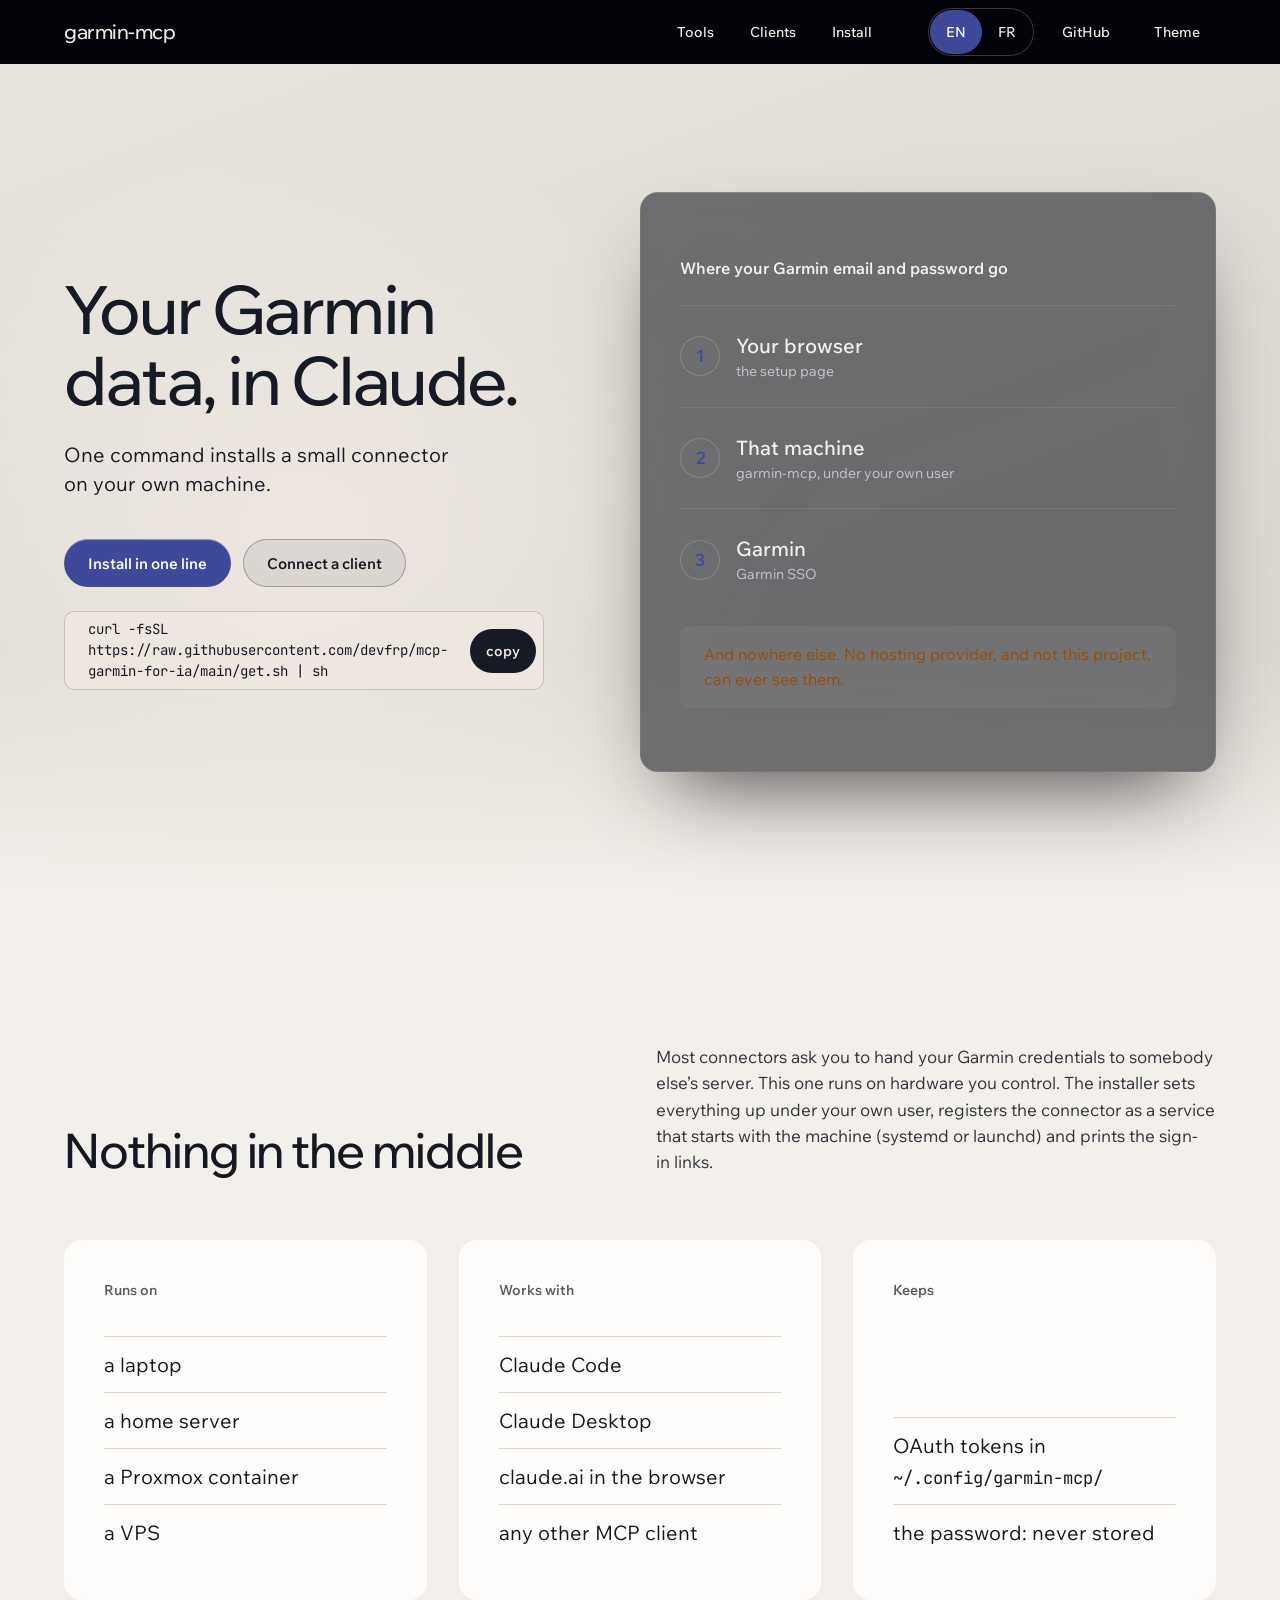
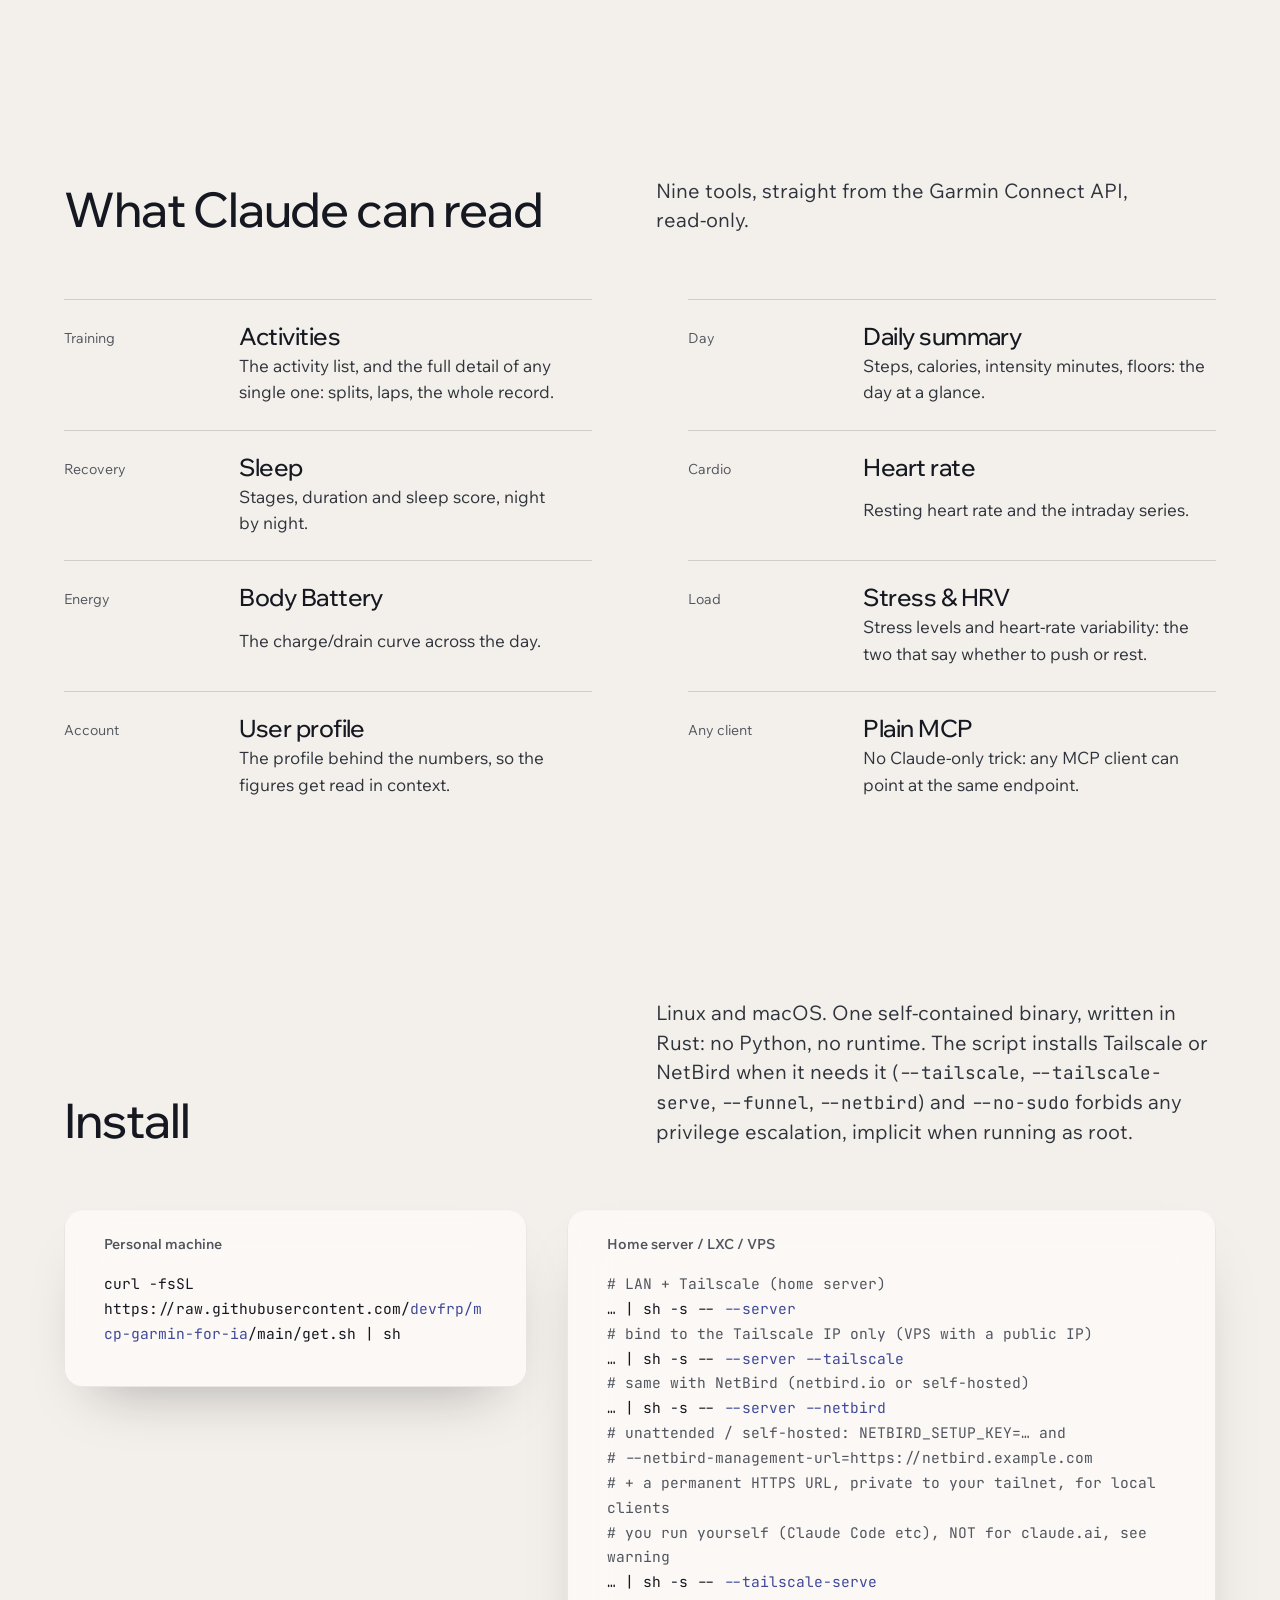
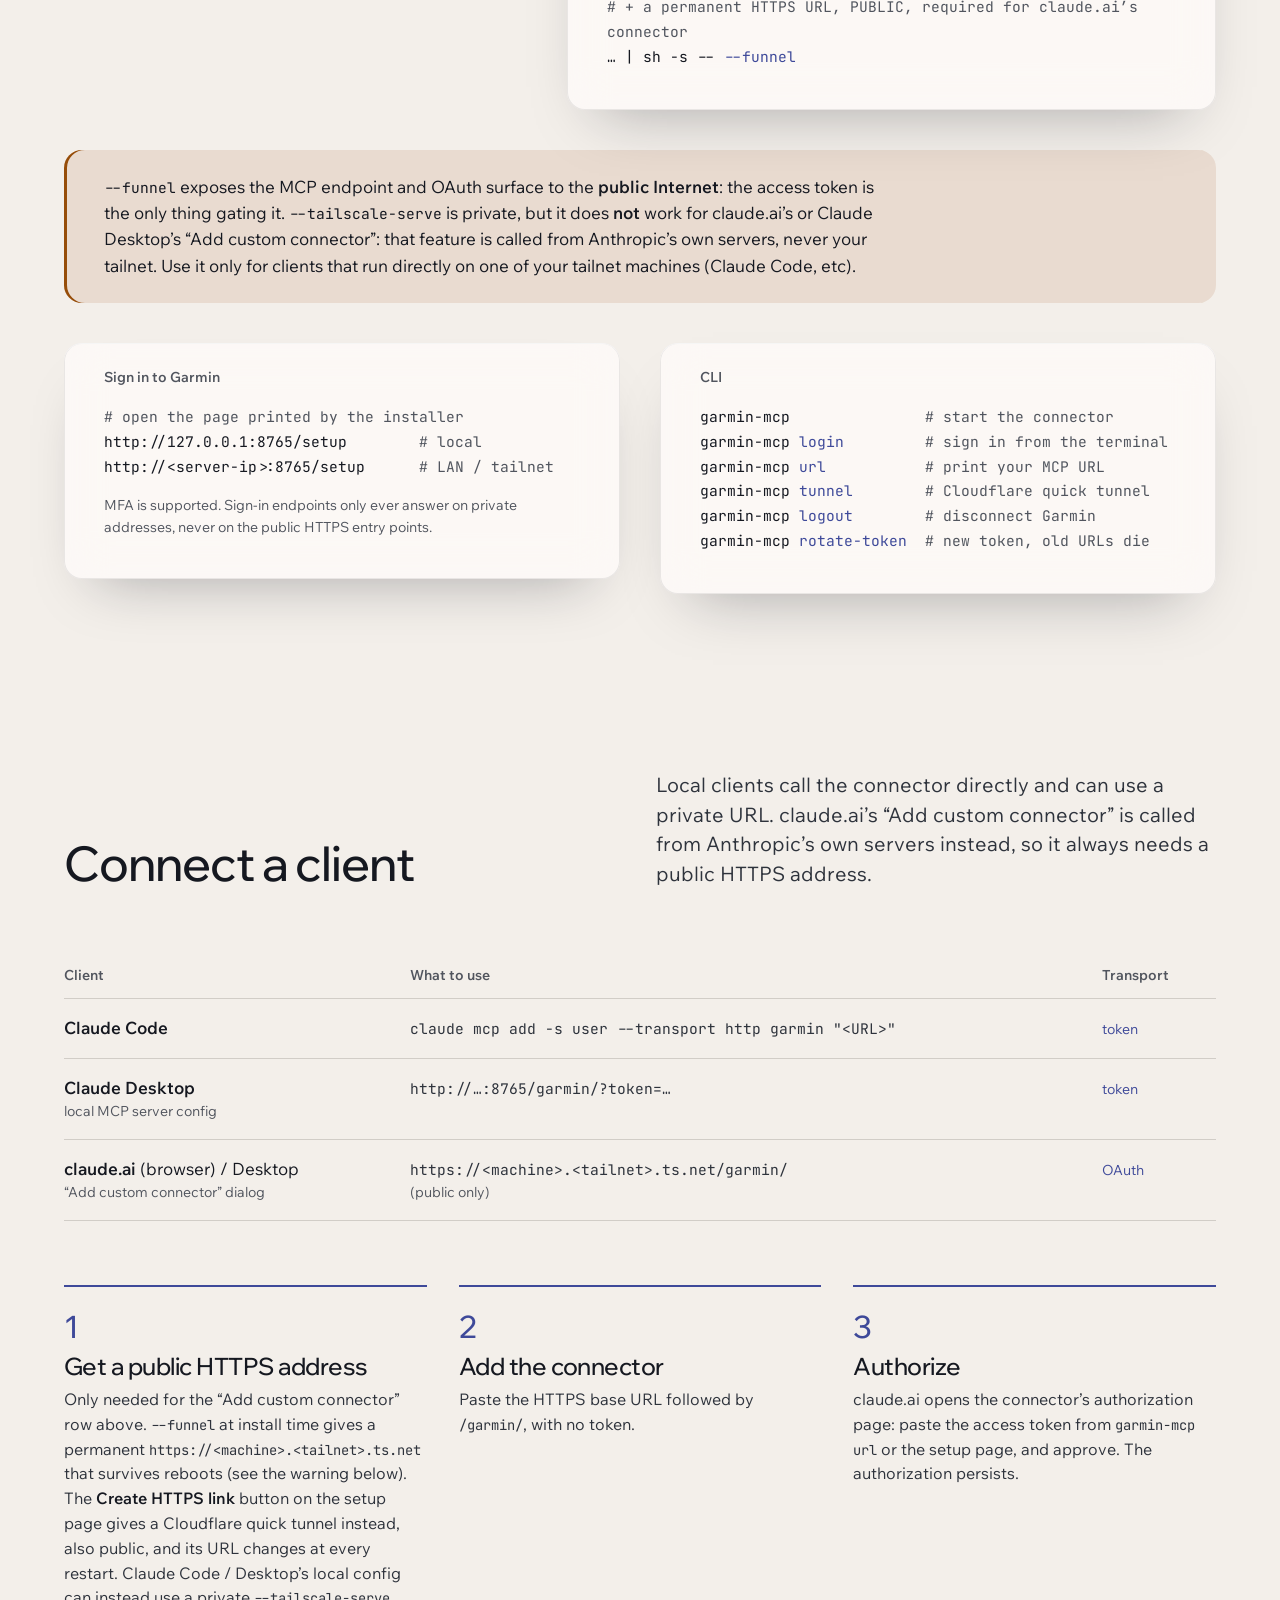
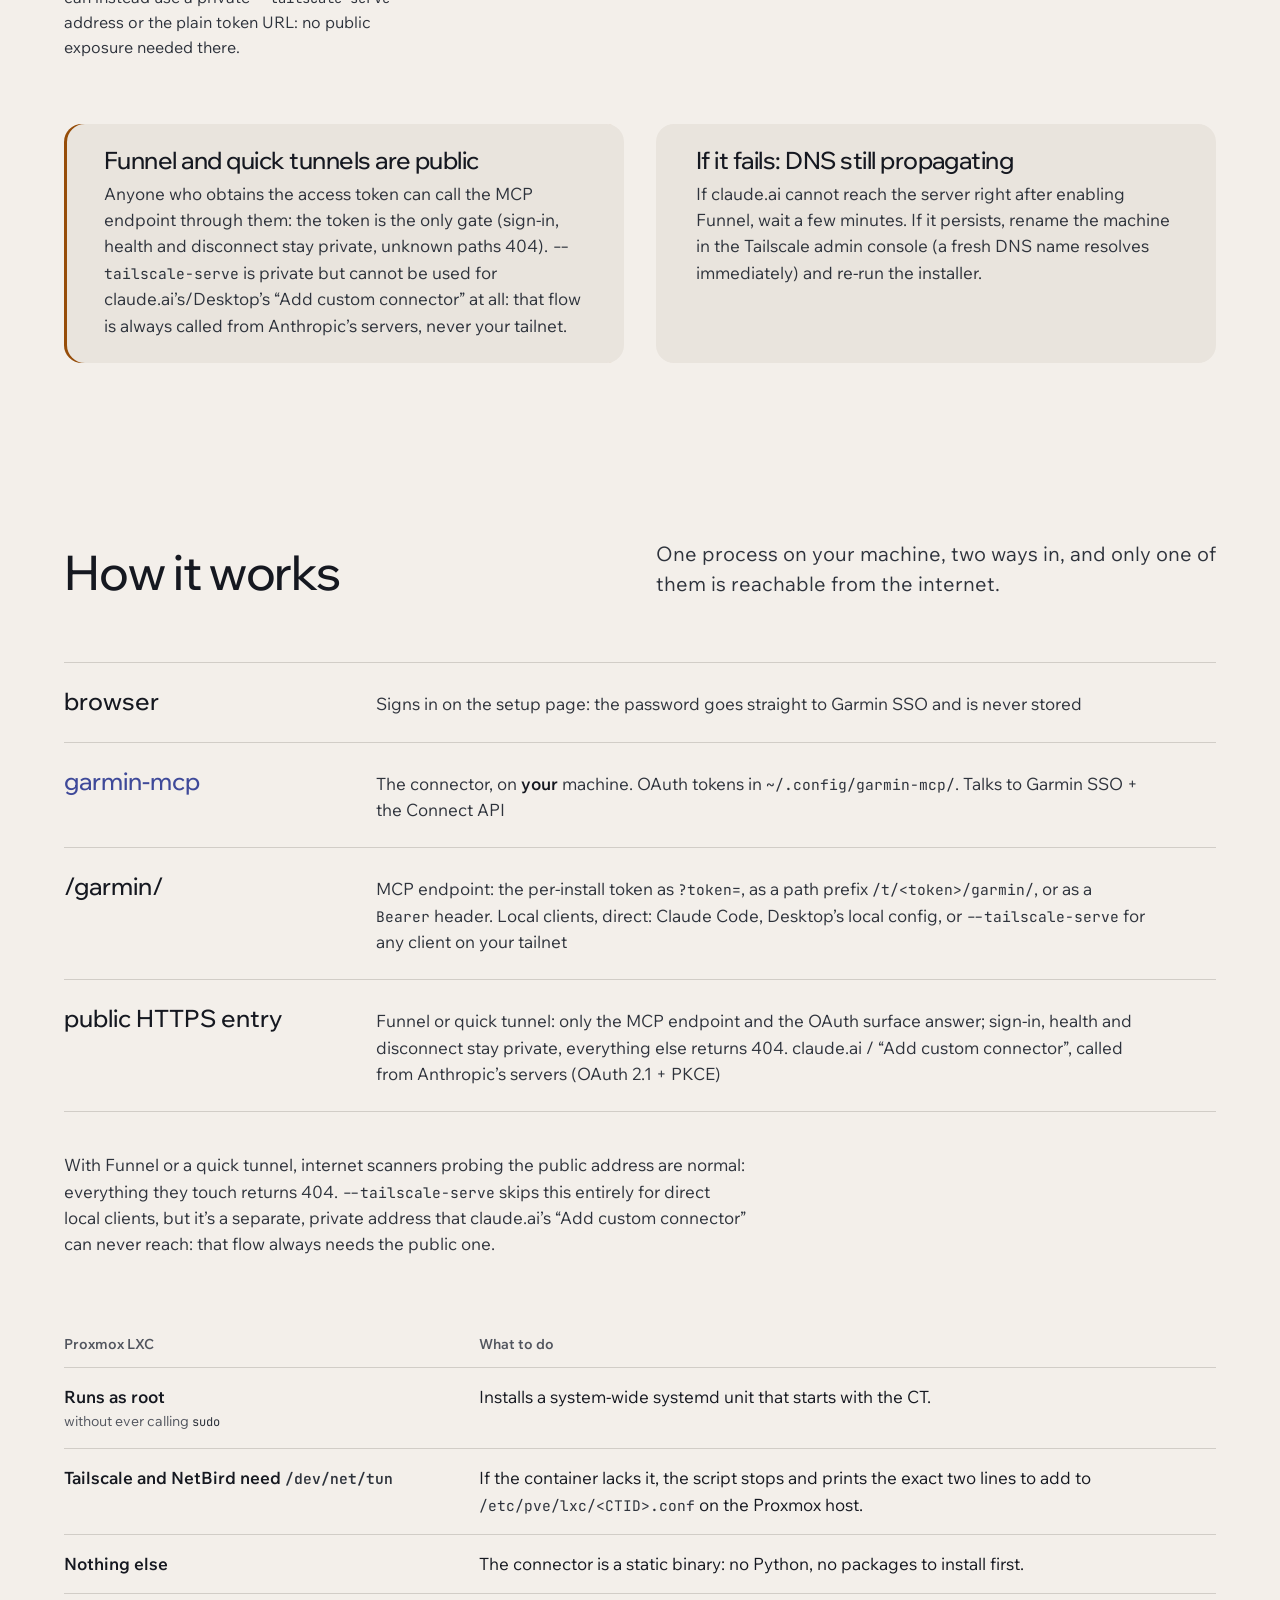
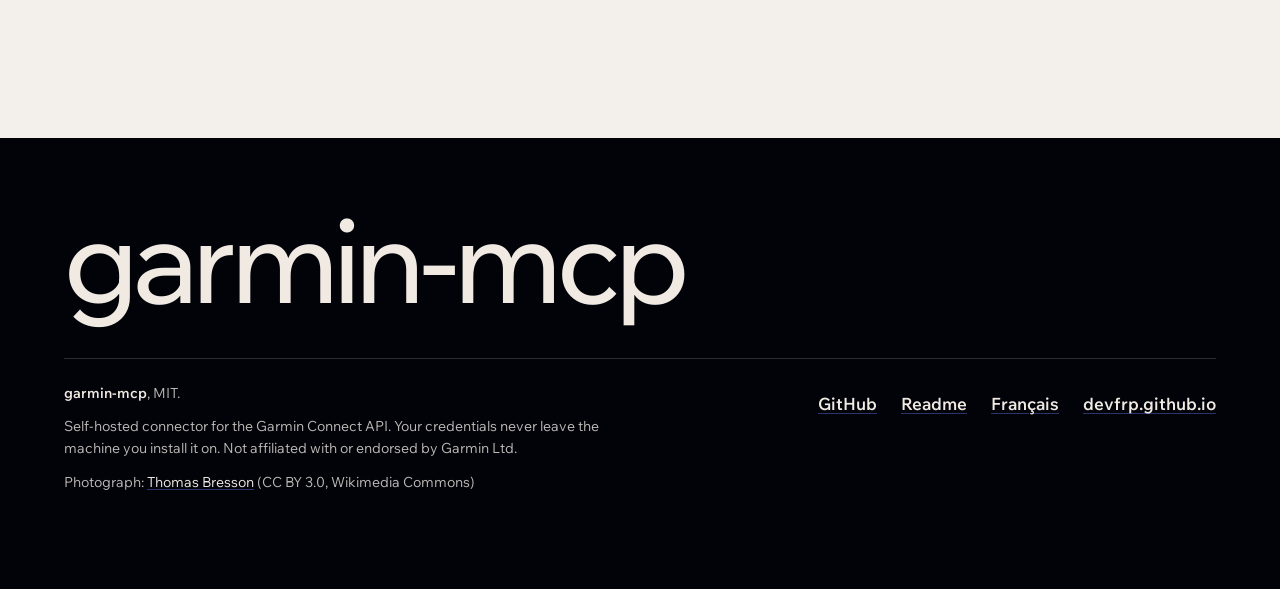
<file: docs/index.html>
<!doctype html>
<html lang="en">
<head>
<meta charset="utf-8">
<meta name="viewport" content="width=device-width, initial-scale=1">
<title>Garmin MCP: link your Garmin account to Claude, self-hosted</title>
<meta name="description" content="A self-hosted MCP connector that links your Garmin account to Claude with zero third-party server. Activities, sleep, heart rate, Body Battery, stress, HRV.">
<meta name="author" content="devfrp">
<meta property="og:title" content="Garmin MCP: your Garmin data in Claude, without a middleman">
<meta property="og:description" content="One command installs a connector on your own machine. Your Garmin credentials never leave it.">
<meta property="og:type" content="website">
<link rel="alternate" hreflang="fr" href="fr.html">
<link rel="preconnect" href="https://fonts.googleapis.com">
<link rel="preconnect" href="https://fonts.gstatic.com" crossorigin>
<link href="https://fonts.googleapis.com/css2?family=Wix+Madefor+Display:wght@500&family=Wix+Madefor+Text:wght@400;600&family=JetBrains+Mono:wght@400&display=swap" rel="stylesheet">
<link rel="stylesheet" href="style.css">
<script>try{var s=localStorage.getItem('garmin-theme');if(s==='dark'||s==='light')document.documentElement.setAttribute('data-theme',s);}catch(e){}</script>
</head>
<body>
<a class="skip" href="#top">Skip to content</a>
<header class="bar">
  <div class="container bar-inner">
    <a class="logo" href="#top" aria-label="garmin-mcp, top of the page">garmin-mcp</a>
    <nav class="bar-nav" aria-label="Sections">
      <a class="opt" href="#tools">Tools</a>
      <a class="opt" href="#clients">Clients</a>
      <a href="#install">Install</a>
    </nav>
    <div class="bar-end">
      <span class="langsel" role="group" aria-label="Language">
        <a href="index.html" class="active" aria-current="page">EN</a>
        <a href="fr.html">FR</a>
      </span>
      <a class="gh" href="https://github.com/devfrp/mcp-garmin-for-ia">GitHub</a>
      <button id="themetog" type="button" title="Toggle theme" aria-label="Toggle light/dark theme">Theme</button>
    </div>
  </div>
</header>

<main id="top">
  <section class="hero">
    <figure class="hero-photo" data-slot="hero" data-alt="A sea of fog filling a valley below dark hills at sunset">
      <img src="https://upload.wikimedia.org/wikipedia/commons/thumb/4/46/Vallee-brouillard.jpg/1280px-Vallee-brouillard.jpg" srcset="https://upload.wikimedia.org/wikipedia/commons/thumb/4/46/Vallee-brouillard.jpg/960px-Vallee-brouillard.jpg 960w, https://upload.wikimedia.org/wikipedia/commons/thumb/4/46/Vallee-brouillard.jpg/1280px-Vallee-brouillard.jpg 1280w, https://upload.wikimedia.org/wikipedia/commons/thumb/4/46/Vallee-brouillard.jpg/1920px-Vallee-brouillard.jpg 1920w" sizes="100vw" width="4210" height="2750" alt="" fetchpriority="high">
    </figure>
    <div class="hero-scrim" aria-hidden="true"></div>
    <div class="container hero-grid">
      <div class="hero-text">
        <h1>Your Garmin data, in Claude.</h1>
        <p class="lead">One command installs a small connector on your own machine.</p>
        <div class="cta">
          <a class="btn btn--primary" href="#install">Install in one line</a>
          <a class="btn btn--ghost" href="#clients">Connect a client</a>
        </div>
        <div class="term">
          <code id="cmd">curl -fsSL https://raw.githubusercontent.com/devfrp/mcp-garmin-for-ia/main/get.sh | sh</code>
          <button id="cpb" type="button" onclick="cp()">copy</button>
        </div>
      </div>
      <div class="glass path">
        <p class="path-head">Where your Garmin email and password go</p>
        <ol class="path-list">
          <li><span class="path-ini">1</span><span><b>Your browser</b><small>the setup page</small></span></li>
          <li><span class="path-ini">2</span><span><b>That machine</b><small>garmin-mcp, under your own user</small></span></li>
          <li><span class="path-ini">3</span><span><b>Garmin</b><small>Garmin SSO</small></span></li>
        </ol>
        <p class="path-foot">And nowhere else. No hosting provider, and not this project, can ever see them.</p>
      </div>
    </div>
  </section>

  <section class="sec" id="about">
    <div class="container split">
      <div class="split-text">
        <h2>Nothing in the middle</h2>
        <p>Most connectors ask you to hand your Garmin credentials to somebody else’s server. This one runs on hardware you control. The installer sets everything up under your own user, registers the connector as a service that starts with the machine (systemd or launchd) and prints the sign-in links.</p>
      </div>
      <div class="pair">
        <div class="well">
          <p class="well-cap">Runs on</p>
          <ul class="well-list">
            <li>a laptop</li>
            <li>a home server</li>
            <li>a Proxmox container</li>
            <li>a VPS</li>
          </ul>
        </div>
        <div class="well">
          <p class="well-cap">Works with</p>
          <ul class="well-list">
            <li>Claude Code</li>
            <li>Claude Desktop</li>
            <li>claude.ai in the browser</li>
            <li>any other MCP client</li>
          </ul>
        </div>
        <div class="well">
          <p class="well-cap">Keeps</p>
          <ul class="well-list">
            <li>OAuth tokens in <code>~/.config/garmin-mcp/</code></li>
            <li>the password: never stored</li>
          </ul>
        </div>
      </div>
    </div>
  </section>

  <section class="sec sec--l" id="tools">
    <div class="container">
      <div class="head">
        <h2>What Claude can read</h2>
        <p class="lead">Nine tools, straight from the Garmin Connect API, read-only.</p>
      </div>
      <ul class="tools">
        <li><span class="t-group">Training</span><h3>Activities</h3><p>The activity list, and the full detail of any single one: splits, laps, the whole record.</p></li>
        <li><span class="t-group">Day</span><h3>Daily summary</h3><p>Steps, calories, intensity minutes, floors: the day at a glance.</p></li>
        <li><span class="t-group">Recovery</span><h3>Sleep</h3><p>Stages, duration and sleep score, night by night.</p></li>
        <li><span class="t-group">Cardio</span><h3>Heart rate</h3><p>Resting heart rate and the intraday series.</p></li>
        <li><span class="t-group">Energy</span><h3>Body Battery</h3><p>The charge/drain curve across the day.</p></li>
        <li><span class="t-group">Load</span><h3>Stress &amp; HRV</h3><p>Stress levels and heart-rate variability: the two that say whether to push or rest.</p></li>
        <li><span class="t-group">Account</span><h3>User profile</h3><p>The profile behind the numbers, so the figures get read in context.</p></li>
        <li><span class="t-group">Any client</span><h3>Plain MCP</h3><p>No Claude-only trick: any MCP client can point at the same endpoint.</p></li>
      </ul>
    </div>
  </section>

  <section class="sec sec--l" id="install">
    <div class="container">
      <div class="head">
        <h2>Install</h2>
        <p class="lead">Linux and macOS. One self-contained binary, written in Rust: no Python, no runtime. The script installs Tailscale or NetBird when it needs it (<code>--tailscale</code>, <code>--tailscale-serve</code>, <code>--funnel</code>, <code>--netbird</code>) and <code>--no-sudo</code> forbids any privilege escalation, implicit when running as root.</p>
      </div>
      <div class="codes">
        <figure class="glass code">
          <figcaption>Personal machine</figcaption>
<pre>curl -fsSL https://raw.githubusercontent.com/<span class="f">devfrp/mcp-garmin-for-ia</span>/main/get.sh | sh</pre>
        </figure>
        <figure class="glass code code--wide">
          <figcaption>Home server / LXC / VPS</figcaption>
<pre><span class="c"># LAN + Tailscale (home server)</span>
… | sh -s -- <span class="f">--server</span>
<span class="c"># bind to the Tailscale IP only (VPS with a public IP)</span>
… | sh -s -- <span class="f">--server --tailscale</span>
<span class="c"># same with NetBird (netbird.io or self-hosted)</span>
… | sh -s -- <span class="f">--server --netbird</span>
<span class="c"># unattended / self-hosted: NETBIRD_SETUP_KEY=… and</span>
<span class="c"># --netbird-management-url=https://netbird.example.com</span>
<span class="c"># + a permanent HTTPS URL, private to your tailnet, for local clients</span>
<span class="c"># you run yourself (Claude Code etc), NOT for claude.ai, see warning</span>
… | sh -s -- <span class="f">--tailscale-serve</span>
<span class="c"># + a permanent HTTPS URL, PUBLIC, required for claude.ai’s connector</span>
… | sh -s -- <span class="f">--funnel</span></pre>
        </figure>
      </div>
      <aside class="warn" role="note">
        <p><code>--funnel</code> exposes the MCP endpoint and OAuth surface to the <b>public Internet</b>: the access token is the only thing gating it. <code>--tailscale-serve</code> is private, but it does <b>not</b> work for claude.ai’s or Claude Desktop’s “Add custom connector”: that feature is called from Anthropic’s own servers, never your tailnet. Use it only for clients that run directly on one of your tailnet machines (Claude Code, etc).</p>
      </aside>
      <div class="codes codes--two">
        <figure class="glass code">
          <figcaption>Sign in to Garmin</figcaption>
<pre><span class="c"># open the page printed by the installer</span>
http://127.0.0.1:8765/setup        <span class="c"># local</span>
http://&lt;server-ip&gt;:8765/setup      <span class="c"># LAN / tailnet</span></pre>
          <p class="code-note">MFA is supported. Sign-in endpoints only ever answer on private addresses, never on the public HTTPS entry points.</p>
        </figure>
        <figure class="glass code">
          <figcaption>CLI</figcaption>
<pre>garmin-mcp               <span class="c"># start the connector</span>
garmin-mcp <span class="f">login</span>         <span class="c"># sign in from the terminal</span>
garmin-mcp <span class="f">url</span>           <span class="c"># print your MCP URL</span>
garmin-mcp <span class="f">tunnel</span>        <span class="c"># Cloudflare quick tunnel</span>
garmin-mcp <span class="f">logout</span>        <span class="c"># disconnect Garmin</span>
garmin-mcp <span class="f">rotate-token</span>  <span class="c"># new token, old URLs die</span></pre>
        </figure>
      </div>
    </div>
  </section>

  <section class="sec sec--l" id="clients">
    <div class="container">
      <div class="head">
        <h2>Connect a client</h2>
        <p class="lead">Local clients call the connector directly and can use a private URL. claude.ai’s “Add custom connector” is called from Anthropic’s own servers instead, so it always needs a public HTTPS address.</p>
      </div>
      <div class="tbl-wrap"><table class="tbl">
        <thead><tr><th>Client</th><th>What to use</th><th>Transport</th></tr></thead>
        <tbody>
          <tr><td><b>Claude Code</b></td><td><code>claude mcp add -s user --transport http garmin "&lt;URL&gt;"</code></td><td class="s">token</td></tr>
          <tr><td><b>Claude Desktop</b><small>local MCP server config</small></td><td><code>http://…:8765/garmin/?token=…</code></td><td class="s">token</td></tr>
          <tr><td><b>claude.ai</b> (browser) / Desktop<small>“Add custom connector” dialog</small></td><td><code>https://&lt;machine&gt;.&lt;tailnet&gt;.ts.net/garmin/</code> <small>(public only)</small></td><td class="s">OAuth</td></tr>
        </tbody>
      </table></div>
      <ol class="connect">
        <li><div><h3>Get a public HTTPS address</h3><p>Only needed for the “Add custom connector” row above. <code>--funnel</code> at install time gives a permanent <code>https://&lt;machine&gt;.&lt;tailnet&gt;.ts.net</code> that survives reboots (see the warning below). The <b>Create HTTPS link</b> button on the setup page gives a Cloudflare quick tunnel instead, also public, and its URL changes at every restart. Claude Code / Desktop’s local config can instead use a private <code>--tailscale-serve</code> address or the plain token URL: no public exposure needed there.</p></div></li>
        <li><div><h3>Add the connector</h3><p>Paste the HTTPS base URL followed by <code>/garmin/</code>, with no token.</p></div></li>
        <li><div><h3>Authorize</h3><p>claude.ai opens the connector’s authorization page: paste the access token from <code>garmin-mcp url</code> or the setup page, and approve. The authorization persists.</p></div></li>
      </ol>
      <div class="notes">
        <div class="note note--warn"><h3>Funnel and quick tunnels are public</h3><p>Anyone who obtains the access token can call the MCP endpoint through them: the token is the only gate (sign-in, health and disconnect stay private, unknown paths 404). <code>--tailscale-serve</code> is private but cannot be used for claude.ai’s/Desktop’s “Add custom connector” at all: that flow is always called from Anthropic’s servers, never your tailnet.</p></div>
        <div class="note"><h3>If it fails: DNS still propagating</h3><p>If claude.ai cannot reach the server right after enabling Funnel, wait a few minutes. If it persists, rename the machine in the Tailscale admin console (a fresh DNS name resolves immediately) and re-run the installer.</p></div>
      </div>
    </div>
  </section>

  <section class="sec sec--l" id="how">
    <div class="container">
      <div class="head">
        <h2>How it works</h2>
        <p class="lead">One process on your machine, two ways in, and only one of them is reachable from the internet.</p>
      </div>
      <ul class="flow">
        <li><span class="flow-name">browser</span><p>Signs in on the setup page: the password goes straight to Garmin SSO and is never stored</p></li>
        <li class="flow-core"><span class="flow-name">garmin-mcp</span><p>The connector, on <b>your</b> machine. OAuth tokens in <code>~/.config/garmin-mcp/</code>. Talks to Garmin SSO + the Connect API</p></li>
        <li><span class="flow-name">/garmin/</span><p>MCP endpoint: the per-install token as <code>?token=</code>, as a path prefix <code>/t/&lt;token&gt;/garmin/</code>, or as a <code>Bearer</code> header. Local clients, direct: Claude Code, Desktop’s local config, or <code>--tailscale-serve</code> for any client on your tailnet</p></li>
        <li><span class="flow-name">public HTTPS entry</span><p>Funnel or quick tunnel: only the MCP endpoint and the OAuth surface answer; sign-in, health and disconnect stay private, everything else returns 404. claude.ai / “Add custom connector”, called from Anthropic’s servers (OAuth 2.1 + PKCE)</p></li>
      </ul>
      <p class="after-flow">With Funnel or a quick tunnel, internet scanners probing the public address are normal: everything they touch returns 404. <code>--tailscale-serve</code> skips this entirely for direct local clients, but it’s a separate, private address that claude.ai’s “Add custom connector” can never reach: that flow always needs the public one.</p>
      <div class="tbl-wrap"><table class="tbl tbl--lxc">
        <thead><tr><th>Proxmox LXC</th><th>What to do</th></tr></thead>
        <tbody>
          <tr><td><b>Runs as root</b><small>without ever calling <code>sudo</code></small></td><td>Installs a system-wide systemd unit that starts with the CT.</td></tr>
          <tr><td><b>Tailscale and NetBird need <code>/dev/net/tun</code></b></td><td>If the container lacks it, the script stops and prints the exact two lines to add to <code>/etc/pve/lxc/&lt;CTID&gt;.conf</code> on the Proxmox host.</td></tr>
          <tr><td><b>Nothing else</b></td><td>The connector is a static binary: no Python, no packages to install first.</td></tr>
        </tbody>
      </table></div>
    </div>
  </section>
</main>

<footer class="foot">
  <div class="container">
    <p class="mast">garmin-mcp</p>
    <div class="foot-grid">
      <div class="disc">
        <p><b>garmin-mcp</b>, MIT.</p>
        <p>Self-hosted connector for the Garmin Connect API. Your credentials never leave the machine you install it on. Not affiliated with or endorsed by Garmin&nbsp;Ltd.</p>
        <p class="credit">Photograph: <a href="https://commons.wikimedia.org/wiki/File:Vallee-brouillard.jpg">Thomas Bresson</a> (CC BY 3.0, Wikimedia Commons)</p>
      </div>
      <ul class="links">
        <li><a href="https://github.com/devfrp/mcp-garmin-for-ia">GitHub</a></li>
        <li><a href="https://github.com/devfrp/mcp-garmin-for-ia/blob/main/README.md">Readme</a></li>
        <li><a href="fr.html">Français</a></li>
        <li><a href="https://devfrp.github.io">devfrp.github.io</a></li>
      </ul>
    </div>
  </div>
</footer>

<script>window.hallmarkSlots = (m) => { for (const [k, v] of Object.entries(m)) { const s = document.querySelector(`[data-slot="${k}"]`); if (!s) continue; const im = new Image(); im.src = typeof v === 'string' ? v : v.src; im.alt = (typeof v === 'object' && v.alt) || s.dataset.alt || ''; s.querySelectorAll(':scope > img').forEach((o) => o.remove()); s.prepend(im); } };
document.querySelectorAll('[data-slot] img').forEach((i) => { if (i.complete && !i.naturalWidth) i.remove(); else i.addEventListener('error', () => i.remove(), { once: true }); });</script>
<script>
(function(){
  // theme (persisted)
  var root=document.documentElement, tog=document.getElementById('themetog');
  function cur(){var t=root.getAttribute('data-theme');
    if(t) return t;
    return matchMedia('(prefers-color-scheme:dark)').matches?'dark':'light';}
  tog.addEventListener('click',function(){
    var n=cur()==='dark'?'light':'dark';
    root.setAttribute('data-theme',n);
    try{localStorage.setItem('garmin-theme',n);}catch(e){}
  });
  // copy
  window.cp=function(){var b=document.getElementById('cpb');
    navigator.clipboard.writeText(document.getElementById('cmd').textContent).then(function(){
      b.textContent='copied'; setTimeout(function(){b.textContent='copy';},1500);});};
})();
</script>
</body>
</html>
</file>
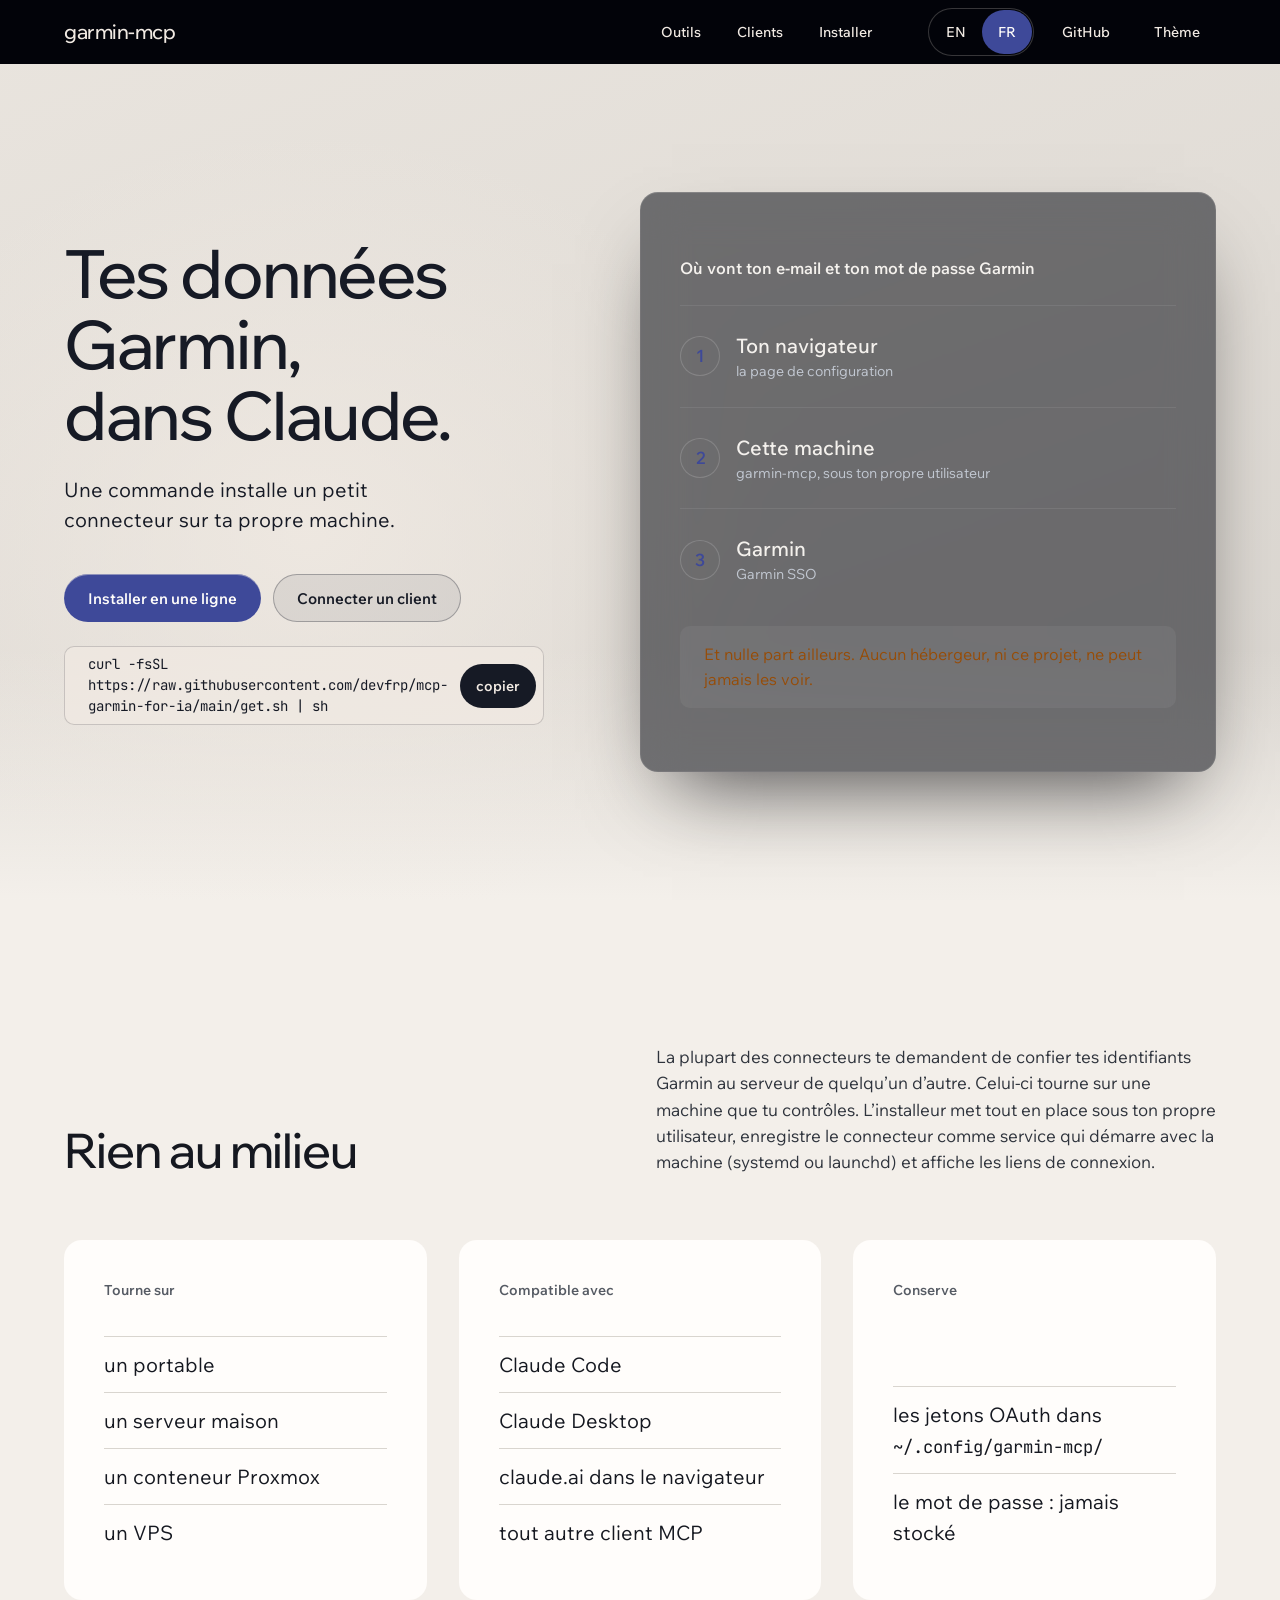
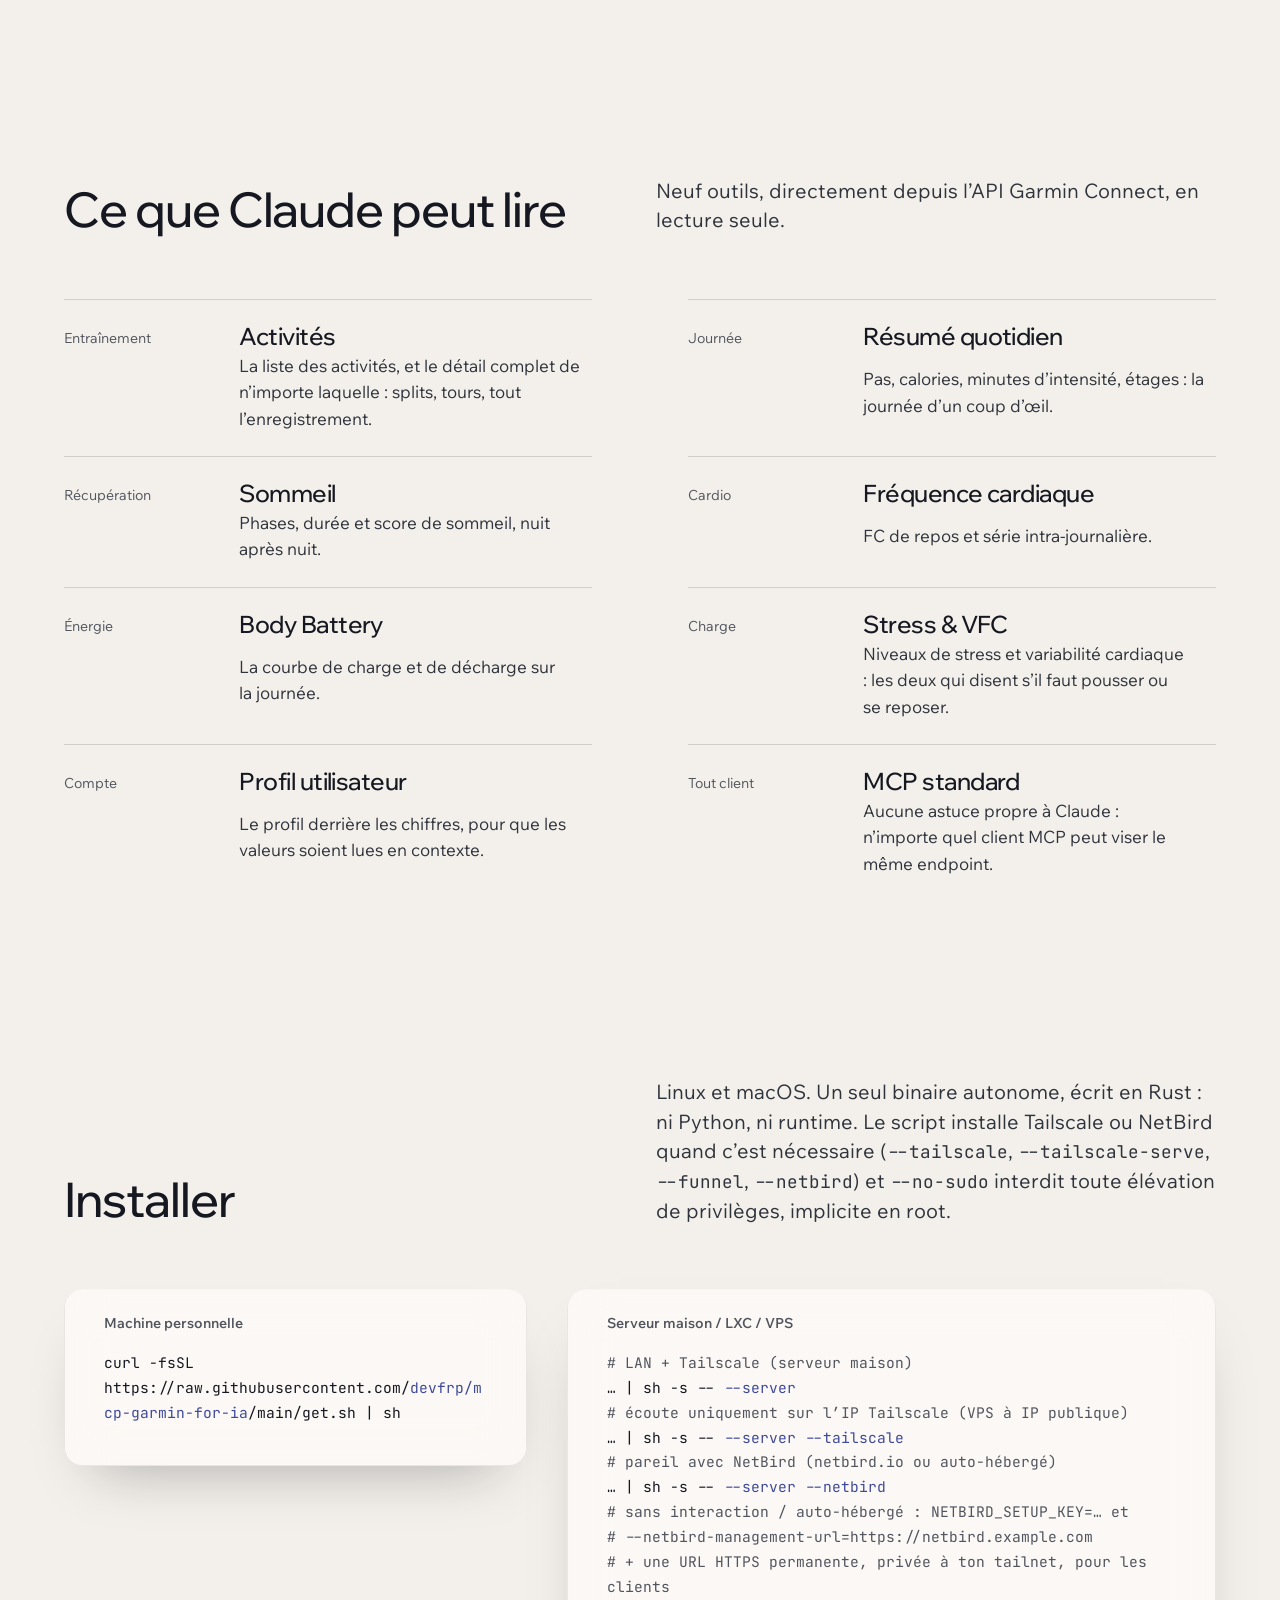
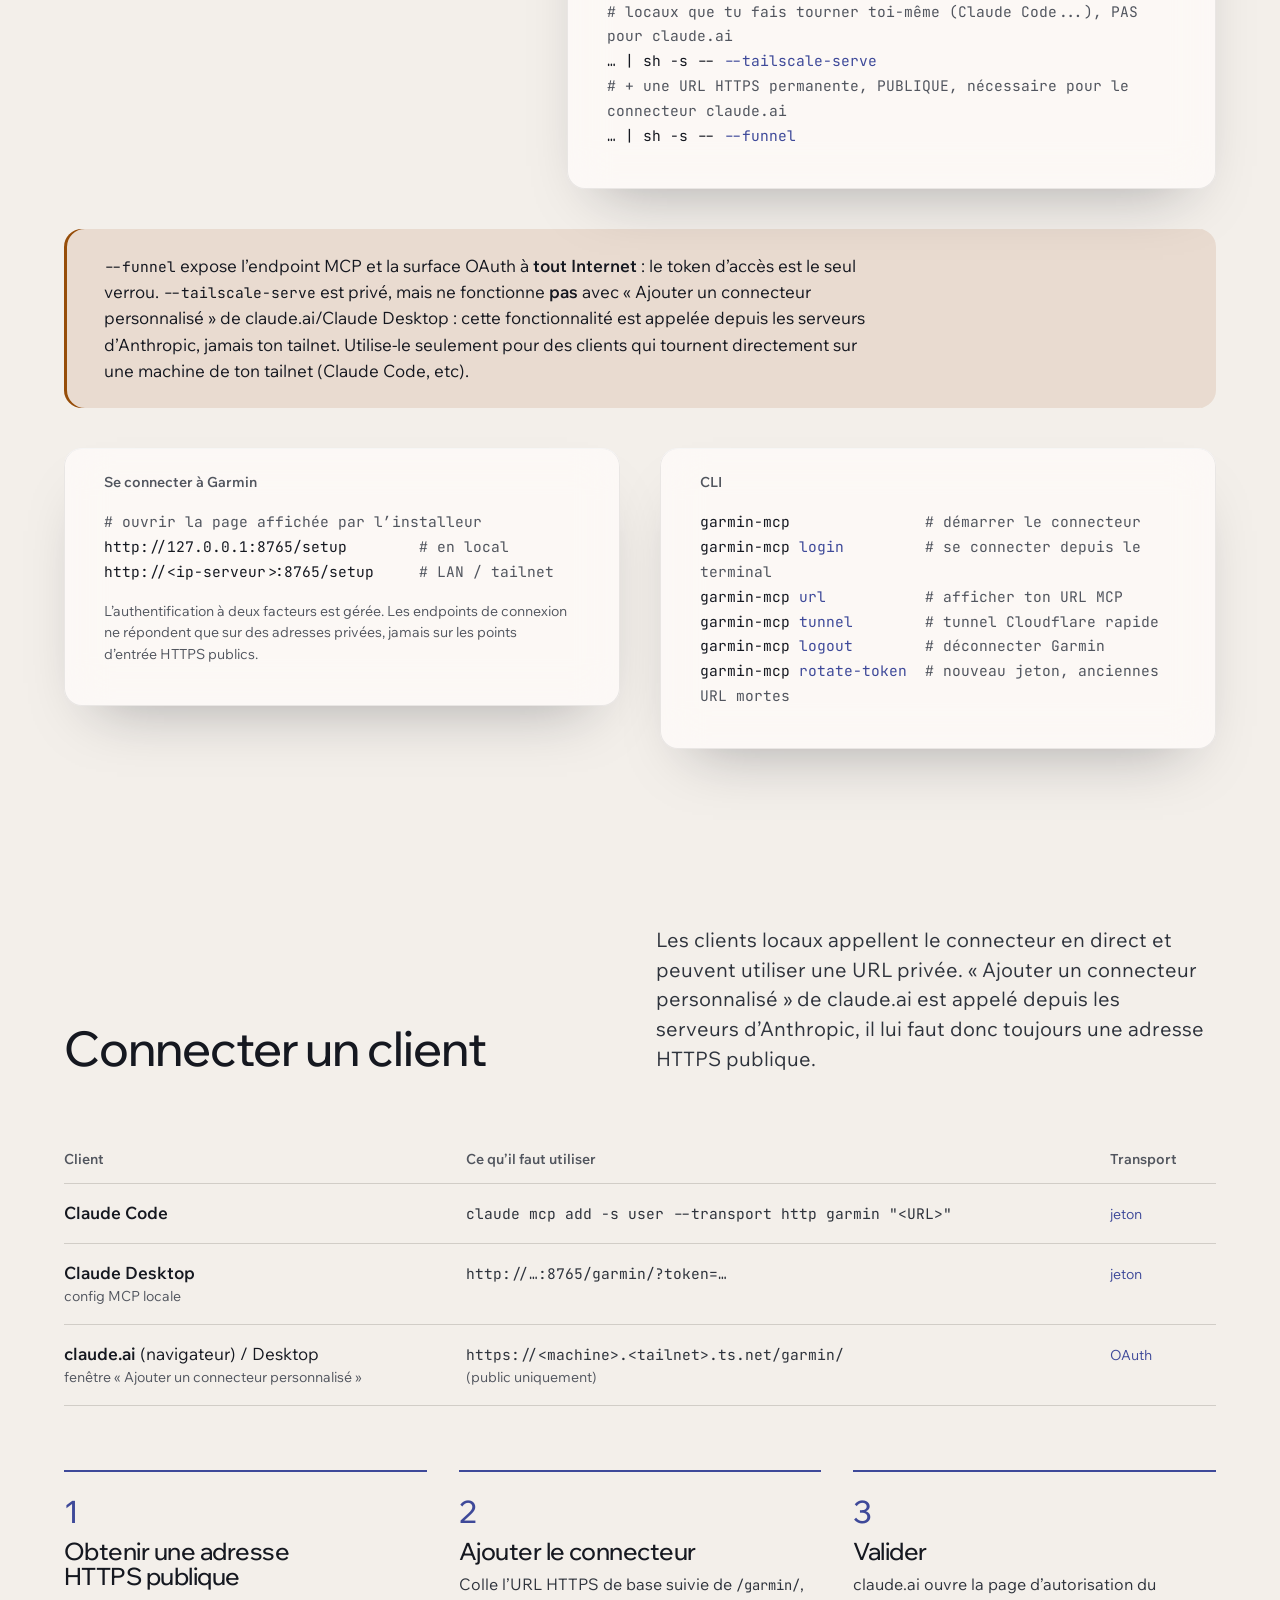
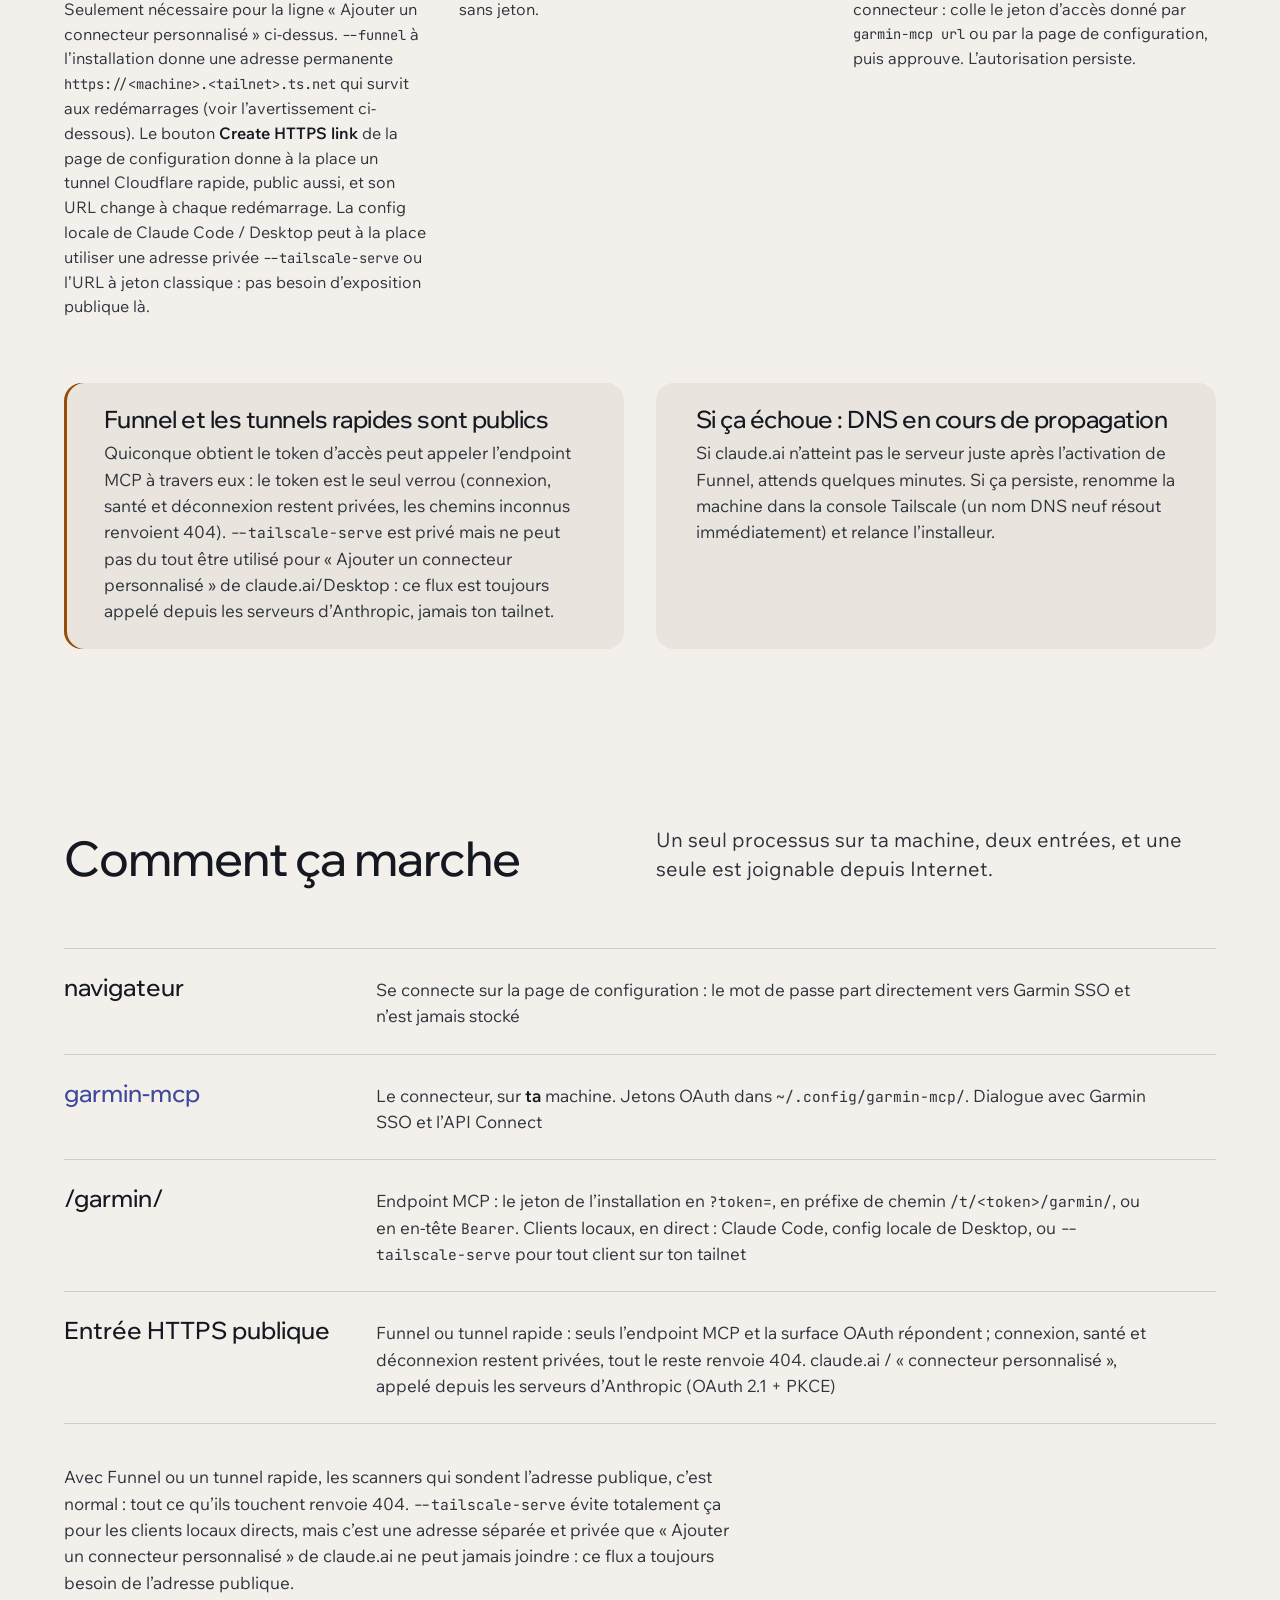
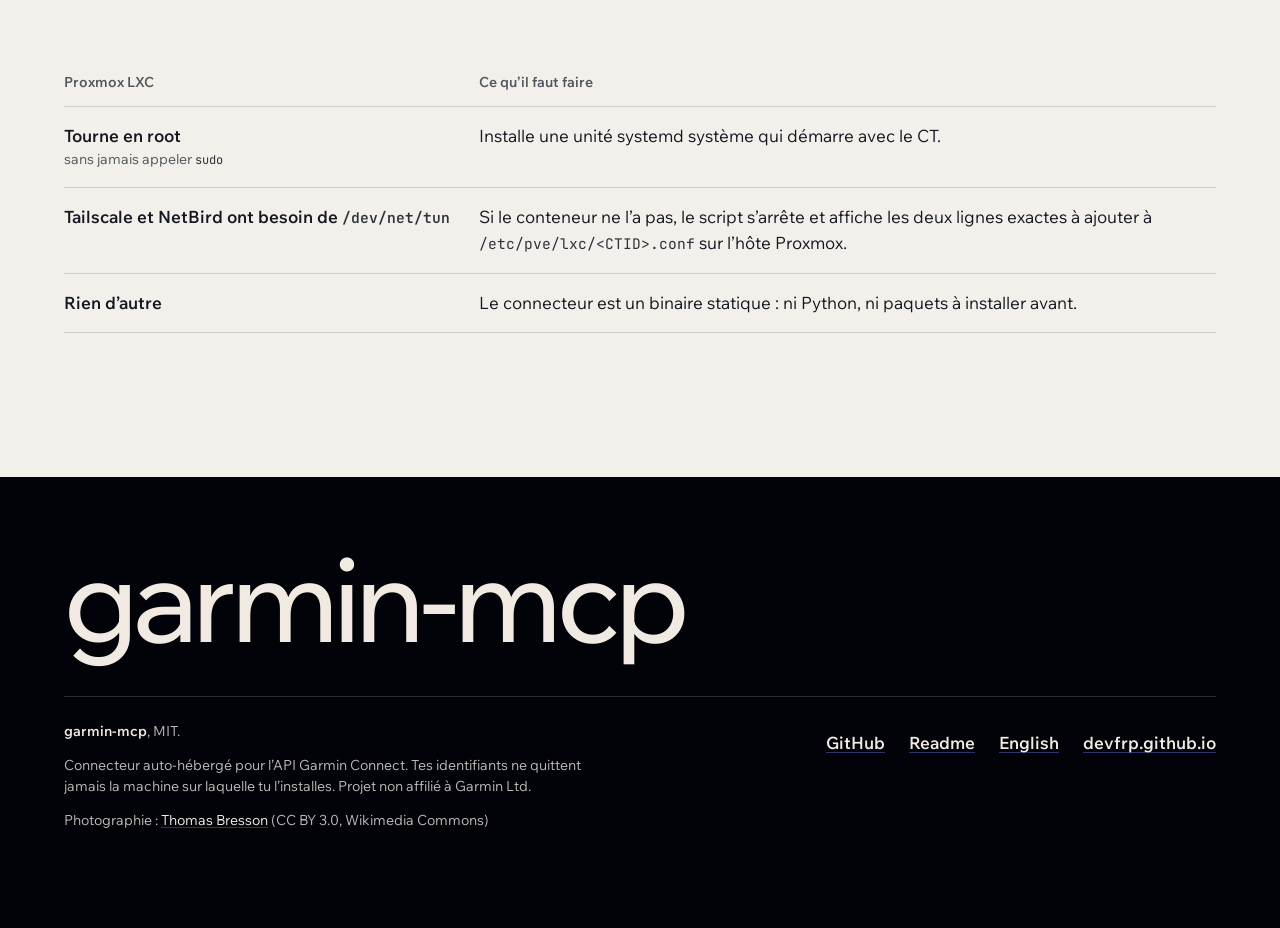
<file: docs/fr.html>
<!doctype html>
<html lang="fr">
<head>
<meta charset="utf-8">
<meta name="viewport" content="width=device-width, initial-scale=1">
<title>Garmin MCP : relie ton compte Garmin à Claude, auto-hébergé</title>
<meta name="description" content="Un connecteur MCP auto-hébergé qui relie ton compte Garmin à Claude, sans aucun serveur tiers. Activités, sommeil, fréquence cardiaque, Body Battery, stress, VFC.">
<meta name="author" content="devfrp">
<meta property="og:title" content="Garmin MCP : tes données Garmin dans Claude, sans intermédiaire">
<meta property="og:description" content="Une commande installe le connecteur sur ta propre machine. Tes identifiants Garmin n’en sortent jamais.">
<meta property="og:type" content="website">
<link rel="alternate" hreflang="en" href="index.html">
<link rel="preconnect" href="https://fonts.googleapis.com">
<link rel="preconnect" href="https://fonts.gstatic.com" crossorigin>
<link href="https://fonts.googleapis.com/css2?family=Wix+Madefor+Display:wght@500&family=Wix+Madefor+Text:wght@400;600&family=JetBrains+Mono:wght@400&display=swap" rel="stylesheet">
<link rel="stylesheet" href="style.css">
<script>try{var s=localStorage.getItem('garmin-theme');if(s==='dark'||s==='light')document.documentElement.setAttribute('data-theme',s);}catch(e){}</script>
</head>
<body>
<a class="skip" href="#top">Aller au contenu</a>
<header class="bar">
  <div class="container bar-inner">
    <a class="logo" href="#top" aria-label="garmin-mcp, haut de la page">garmin-mcp</a>
    <nav class="bar-nav" aria-label="Sections">
      <a class="opt" href="#tools">Outils</a>
      <a class="opt" href="#clients">Clients</a>
      <a href="#install">Installer</a>
    </nav>
    <div class="bar-end">
      <span class="langsel" role="group" aria-label="Langue">
        <a href="index.html">EN</a>
        <a href="fr.html" class="active" aria-current="page">FR</a>
      </span>
      <a class="gh" href="https://github.com/devfrp/mcp-garmin-for-ia">GitHub</a>
      <button id="themetog" type="button" title="Changer de thème" aria-label="Basculer thème clair/sombre">Thème</button>
    </div>
  </div>
</header>

<main id="top">
  <section class="hero">
    <figure class="hero-photo" data-slot="hero" data-alt="Une mer de brouillard dans une vallée sous des collines sombres, au coucher du soleil">
      <img src="https://upload.wikimedia.org/wikipedia/commons/thumb/4/46/Vallee-brouillard.jpg/1280px-Vallee-brouillard.jpg" srcset="https://upload.wikimedia.org/wikipedia/commons/thumb/4/46/Vallee-brouillard.jpg/960px-Vallee-brouillard.jpg 960w, https://upload.wikimedia.org/wikipedia/commons/thumb/4/46/Vallee-brouillard.jpg/1280px-Vallee-brouillard.jpg 1280w, https://upload.wikimedia.org/wikipedia/commons/thumb/4/46/Vallee-brouillard.jpg/1920px-Vallee-brouillard.jpg 1920w" sizes="100vw" width="4210" height="2750" alt="" fetchpriority="high">
    </figure>
    <div class="hero-scrim" aria-hidden="true"></div>
    <div class="container hero-grid">
      <div class="hero-text">
        <h1>Tes données Garmin, dans Claude.</h1>
        <p class="lead">Une commande installe un petit connecteur sur ta propre machine.</p>
        <div class="cta">
          <a class="btn btn--primary" href="#install">Installer en une ligne</a>
          <a class="btn btn--ghost" href="#clients">Connecter un client</a>
        </div>
        <div class="term">
          <code id="cmd">curl -fsSL https://raw.githubusercontent.com/devfrp/mcp-garmin-for-ia/main/get.sh | sh</code>
          <button id="cpb" type="button" onclick="cp()">copier</button>
        </div>
      </div>
      <div class="glass path">
        <p class="path-head">Où vont ton e-mail et ton mot de passe Garmin</p>
        <ol class="path-list">
          <li><span class="path-ini">1</span><span><b>Ton navigateur</b><small>la page de configuration</small></span></li>
          <li><span class="path-ini">2</span><span><b>Cette machine</b><small>garmin-mcp, sous ton propre utilisateur</small></span></li>
          <li><span class="path-ini">3</span><span><b>Garmin</b><small>Garmin SSO</small></span></li>
        </ol>
        <p class="path-foot">Et nulle part ailleurs. Aucun hébergeur, ni ce projet, ne peut jamais les voir.</p>
      </div>
    </div>
  </section>

  <section class="sec" id="about">
    <div class="container split">
      <div class="split-text">
        <h2>Rien au milieu</h2>
        <p>La plupart des connecteurs te demandent de confier tes identifiants Garmin au serveur de quelqu’un d’autre. Celui-ci tourne sur une machine que tu contrôles. L’installeur met tout en place sous ton propre utilisateur, enregistre le connecteur comme service qui démarre avec la machine (systemd ou launchd) et affiche les liens de connexion.</p>
      </div>
      <div class="pair">
        <div class="well">
          <p class="well-cap">Tourne sur</p>
          <ul class="well-list">
            <li>un portable</li>
            <li>un serveur maison</li>
            <li>un conteneur Proxmox</li>
            <li>un VPS</li>
          </ul>
        </div>
        <div class="well">
          <p class="well-cap">Compatible avec</p>
          <ul class="well-list">
            <li>Claude Code</li>
            <li>Claude Desktop</li>
            <li>claude.ai dans le navigateur</li>
            <li>tout autre client MCP</li>
          </ul>
        </div>
        <div class="well">
          <p class="well-cap">Conserve</p>
          <ul class="well-list">
            <li>les jetons OAuth dans <code>~/.config/garmin-mcp/</code></li>
            <li>le mot de passe : jamais stocké</li>
          </ul>
        </div>
      </div>
    </div>
  </section>

  <section class="sec sec--l" id="tools">
    <div class="container">
      <div class="head">
        <h2>Ce que Claude peut lire</h2>
        <p class="lead">Neuf outils, directement depuis l’API Garmin Connect, en lecture seule.</p>
      </div>
      <ul class="tools">
        <li><span class="t-group">Entraînement</span><h3>Activités</h3><p>La liste des activités, et le détail complet de n’importe laquelle : splits, tours, tout l’enregistrement.</p></li>
        <li><span class="t-group">Journée</span><h3>Résumé quotidien</h3><p>Pas, calories, minutes d’intensité, étages : la journée d’un coup d’œil.</p></li>
        <li><span class="t-group">Récupération</span><h3>Sommeil</h3><p>Phases, durée et score de sommeil, nuit après nuit.</p></li>
        <li><span class="t-group">Cardio</span><h3>Fréquence cardiaque</h3><p>FC de repos et série intra-journalière.</p></li>
        <li><span class="t-group">Énergie</span><h3>Body Battery</h3><p>La courbe de charge et de décharge sur la journée.</p></li>
        <li><span class="t-group">Charge</span><h3>Stress &amp; VFC</h3><p>Niveaux de stress et variabilité cardiaque : les deux qui disent s’il faut pousser ou se reposer.</p></li>
        <li><span class="t-group">Compte</span><h3>Profil utilisateur</h3><p>Le profil derrière les chiffres, pour que les valeurs soient lues en contexte.</p></li>
        <li><span class="t-group">Tout client</span><h3>MCP standard</h3><p>Aucune astuce propre à Claude : n’importe quel client MCP peut viser le même endpoint.</p></li>
      </ul>
    </div>
  </section>

  <section class="sec sec--l" id="install">
    <div class="container">
      <div class="head">
        <h2>Installer</h2>
        <p class="lead">Linux et macOS. Un seul binaire autonome, écrit en Rust : ni Python, ni runtime. Le script installe Tailscale ou NetBird quand c’est nécessaire (<code>--tailscale</code>, <code>--tailscale-serve</code>, <code>--funnel</code>, <code>--netbird</code>) et <code>--no-sudo</code> interdit toute élévation de privilèges, implicite en root.</p>
      </div>
      <div class="codes">
        <figure class="glass code">
          <figcaption>Machine personnelle</figcaption>
<pre>curl -fsSL https://raw.githubusercontent.com/<span class="f">devfrp/mcp-garmin-for-ia</span>/main/get.sh | sh</pre>
        </figure>
        <figure class="glass code code--wide">
          <figcaption>Serveur maison / LXC / VPS</figcaption>
<pre><span class="c"># LAN + Tailscale (serveur maison)</span>
… | sh -s -- <span class="f">--server</span>
<span class="c"># écoute uniquement sur l’IP Tailscale (VPS à IP publique)</span>
… | sh -s -- <span class="f">--server --tailscale</span>
<span class="c"># pareil avec NetBird (netbird.io ou auto-hébergé)</span>
… | sh -s -- <span class="f">--server --netbird</span>
<span class="c"># sans interaction / auto-hébergé : NETBIRD_SETUP_KEY=… et</span>
<span class="c"># --netbird-management-url=https://netbird.example.com</span>
<span class="c"># + une URL HTTPS permanente, privée à ton tailnet, pour les clients</span>
<span class="c"># locaux que tu fais tourner toi-même (Claude Code...), PAS pour claude.ai</span>
… | sh -s -- <span class="f">--tailscale-serve</span>
<span class="c"># + une URL HTTPS permanente, PUBLIQUE, nécessaire pour le connecteur claude.ai</span>
… | sh -s -- <span class="f">--funnel</span></pre>
        </figure>
      </div>
      <aside class="warn" role="note">
        <p><code>--funnel</code> expose l’endpoint MCP et la surface OAuth à <b>tout Internet</b> : le token d’accès est le seul verrou. <code>--tailscale-serve</code> est privé, mais ne fonctionne <b>pas</b> avec « Ajouter un connecteur personnalisé » de claude.ai/Claude Desktop : cette fonctionnalité est appelée depuis les serveurs d’Anthropic, jamais ton tailnet. Utilise-le seulement pour des clients qui tournent directement sur une machine de ton tailnet (Claude Code, etc).</p>
      </aside>
      <div class="codes codes--two">
        <figure class="glass code">
          <figcaption>Se connecter à Garmin</figcaption>
<pre><span class="c"># ouvrir la page affichée par l’installeur</span>
http://127.0.0.1:8765/setup        <span class="c"># en local</span>
http://&lt;ip-serveur&gt;:8765/setup     <span class="c"># LAN / tailnet</span></pre>
          <p class="code-note">L’authentification à deux facteurs est gérée. Les endpoints de connexion ne répondent que sur des adresses privées, jamais sur les points d’entrée HTTPS publics.</p>
        </figure>
        <figure class="glass code">
          <figcaption>CLI</figcaption>
<pre>garmin-mcp               <span class="c"># démarrer le connecteur</span>
garmin-mcp <span class="f">login</span>         <span class="c"># se connecter depuis le terminal</span>
garmin-mcp <span class="f">url</span>           <span class="c"># afficher ton URL MCP</span>
garmin-mcp <span class="f">tunnel</span>        <span class="c"># tunnel Cloudflare rapide</span>
garmin-mcp <span class="f">logout</span>        <span class="c"># déconnecter Garmin</span>
garmin-mcp <span class="f">rotate-token</span>  <span class="c"># nouveau jeton, anciennes URL mortes</span></pre>
        </figure>
      </div>
    </div>
  </section>

  <section class="sec sec--l" id="clients">
    <div class="container">
      <div class="head">
        <h2>Connecter un client</h2>
        <p class="lead">Les clients locaux appellent le connecteur en direct et peuvent utiliser une URL privée. « Ajouter un connecteur personnalisé » de claude.ai est appelé depuis les serveurs d’Anthropic, il lui faut donc toujours une adresse HTTPS publique.</p>
      </div>
      <div class="tbl-wrap"><table class="tbl">
        <thead><tr><th>Client</th><th>Ce qu’il faut utiliser</th><th>Transport</th></tr></thead>
        <tbody>
          <tr><td><b>Claude Code</b></td><td><code>claude mcp add -s user --transport http garmin "&lt;URL&gt;"</code></td><td class="s">jeton</td></tr>
          <tr><td><b>Claude Desktop</b><small>config MCP locale</small></td><td><code>http://…:8765/garmin/?token=…</code></td><td class="s">jeton</td></tr>
          <tr><td><b>claude.ai</b> (navigateur) / Desktop<small>fenêtre « Ajouter un connecteur personnalisé »</small></td><td><code>https://&lt;machine&gt;.&lt;tailnet&gt;.ts.net/garmin/</code> <small>(public uniquement)</small></td><td class="s">OAuth</td></tr>
        </tbody>
      </table></div>
      <ol class="connect">
        <li><div><h3>Obtenir une adresse HTTPS publique</h3><p>Seulement nécessaire pour la ligne « Ajouter un connecteur personnalisé » ci-dessus. <code>--funnel</code> à l’installation donne une adresse permanente <code>https://&lt;machine&gt;.&lt;tailnet&gt;.ts.net</code> qui survit aux redémarrages (voir l’avertissement ci-dessous). Le bouton <b>Create HTTPS link</b> de la page de configuration donne à la place un tunnel Cloudflare rapide, public aussi, et son URL change à chaque redémarrage. La config locale de Claude Code / Desktop peut à la place utiliser une adresse privée <code>--tailscale-serve</code> ou l’URL à jeton classique : pas besoin d’exposition publique là.</p></div></li>
        <li><div><h3>Ajouter le connecteur</h3><p>Colle l’URL HTTPS de base suivie de <code>/garmin/</code>, sans jeton.</p></div></li>
        <li><div><h3>Valider</h3><p>claude.ai ouvre la page d’autorisation du connecteur : colle le jeton d’accès donné par <code>garmin-mcp url</code> ou par la page de configuration, puis approuve. L’autorisation persiste.</p></div></li>
      </ol>
      <div class="notes">
        <div class="note note--warn"><h3>Funnel et les tunnels rapides sont publics</h3><p>Quiconque obtient le token d’accès peut appeler l’endpoint MCP à travers eux : le token est le seul verrou (connexion, santé et déconnexion restent privées, les chemins inconnus renvoient 404). <code>--tailscale-serve</code> est privé mais ne peut pas du tout être utilisé pour « Ajouter un connecteur personnalisé » de claude.ai/Desktop : ce flux est toujours appelé depuis les serveurs d’Anthropic, jamais ton tailnet.</p></div>
        <div class="note"><h3>Si ça échoue : DNS en cours de propagation</h3><p>Si claude.ai n’atteint pas le serveur juste après l’activation de Funnel, attends quelques minutes. Si ça persiste, renomme la machine dans la console Tailscale (un nom DNS neuf résout immédiatement) et relance l’installeur.</p></div>
      </div>
    </div>
  </section>

  <section class="sec sec--l" id="how">
    <div class="container">
      <div class="head">
        <h2>Comment ça marche</h2>
        <p class="lead">Un seul processus sur ta machine, deux entrées, et une seule est joignable depuis Internet.</p>
      </div>
      <ul class="flow">
        <li><span class="flow-name">navigateur</span><p>Se connecte sur la page de configuration : le mot de passe part directement vers Garmin SSO et n’est jamais stocké</p></li>
        <li class="flow-core"><span class="flow-name">garmin-mcp</span><p>Le connecteur, sur <b>ta</b> machine. Jetons OAuth dans <code>~/.config/garmin-mcp/</code>. Dialogue avec Garmin SSO et l’API Connect</p></li>
        <li><span class="flow-name">/garmin/</span><p>Endpoint MCP : le jeton de l’installation en <code>?token=</code>, en préfixe de chemin <code>/t/&lt;token&gt;/garmin/</code>, ou en en-tête <code>Bearer</code>. Clients locaux, en direct : Claude Code, config locale de Desktop, ou <code>--tailscale-serve</code> pour tout client sur ton tailnet</p></li>
        <li><span class="flow-name">Entrée HTTPS publique</span><p>Funnel ou tunnel rapide : seuls l’endpoint MCP et la surface OAuth répondent ; connexion, santé et déconnexion restent privées, tout le reste renvoie 404. claude.ai / « connecteur personnalisé », appelé depuis les serveurs d’Anthropic (OAuth 2.1 + PKCE)</p></li>
      </ul>
      <p class="after-flow">Avec Funnel ou un tunnel rapide, les scanners qui sondent l’adresse publique, c’est normal : tout ce qu’ils touchent renvoie 404. <code>--tailscale-serve</code> évite totalement ça pour les clients locaux directs, mais c’est une adresse séparée et privée que « Ajouter un connecteur personnalisé » de claude.ai ne peut jamais joindre : ce flux a toujours besoin de l’adresse publique.</p>
      <div class="tbl-wrap"><table class="tbl tbl--lxc">
        <thead><tr><th>Proxmox LXC</th><th>Ce qu’il faut faire</th></tr></thead>
        <tbody>
          <tr><td><b>Tourne en root</b><small>sans jamais appeler <code>sudo</code></small></td><td>Installe une unité systemd système qui démarre avec le CT.</td></tr>
          <tr><td><b>Tailscale et NetBird ont besoin de <code>/dev/net/tun</code></b></td><td>Si le conteneur ne l’a pas, le script s’arrête et affiche les deux lignes exactes à ajouter à <code>/etc/pve/lxc/&lt;CTID&gt;.conf</code> sur l’hôte Proxmox.</td></tr>
          <tr><td><b>Rien d’autre</b></td><td>Le connecteur est un binaire statique : ni Python, ni paquets à installer avant.</td></tr>
        </tbody>
      </table></div>
    </div>
  </section>
</main>

<footer class="foot">
  <div class="container">
    <p class="mast">garmin-mcp</p>
    <div class="foot-grid">
      <div class="disc">
        <p><b>garmin-mcp</b>, MIT.</p>
        <p>Connecteur auto-hébergé pour l’API Garmin Connect. Tes identifiants ne quittent jamais la machine sur laquelle tu l’installes. Projet non affilié à Garmin&nbsp;Ltd.</p>
        <p class="credit">Photographie : <a href="https://commons.wikimedia.org/wiki/File:Vallee-brouillard.jpg">Thomas Bresson</a> (CC BY 3.0, Wikimedia Commons)</p>
      </div>
      <ul class="links">
        <li><a href="https://github.com/devfrp/mcp-garmin-for-ia">GitHub</a></li>
        <li><a href="https://github.com/devfrp/mcp-garmin-for-ia/blob/main/README.fr.md">Readme</a></li>
        <li><a href="index.html">English</a></li>
        <li><a href="https://devfrp.github.io">devfrp.github.io</a></li>
      </ul>
    </div>
  </div>
</footer>

<script>window.hallmarkSlots = (m) => { for (const [k, v] of Object.entries(m)) { const s = document.querySelector(`[data-slot="${k}"]`); if (!s) continue; const im = new Image(); im.src = typeof v === 'string' ? v : v.src; im.alt = (typeof v === 'object' && v.alt) || s.dataset.alt || ''; s.querySelectorAll(':scope > img').forEach((o) => o.remove()); s.prepend(im); } };
document.querySelectorAll('[data-slot] img').forEach((i) => { if (i.complete && !i.naturalWidth) i.remove(); else i.addEventListener('error', () => i.remove(), { once: true }); });</script>
<script>
(function(){
  // theme (persisted)
  var root=document.documentElement, tog=document.getElementById('themetog');
  function cur(){var t=root.getAttribute('data-theme');
    if(t) return t;
    return matchMedia('(prefers-color-scheme:dark)').matches?'dark':'light';}
  tog.addEventListener('click',function(){
    var n=cur()==='dark'?'light':'dark';
    root.setAttribute('data-theme',n);
    try{localStorage.setItem('garmin-theme',n);}catch(e){}
  });
  // copy
  window.cp=function(){var b=document.getElementById('cpb');
    navigator.clipboard.writeText(document.getElementById('cmd').textContent).then(function(){
      b.textContent='copié'; setTimeout(function(){b.textContent='copier';},1500);});};
})();
</script>
</body>
</html>
</file>
<file: docs/style.css>
/* Hallmark · shape: Split Studio · genre: modern-minimal · theme: Dusk (deal 1/3, seed self-hosted-mcp-connector-links-afb5·6d5c00f6·2026-10-27·r0) · redesign: full · job: try · draw: bcb37b
 * hero: Poster (swapped from a Ledge: the photograph is full-bleed behind the whole first screen and its palest part is the fog at mid-left, so the head sits there beside the glass rather than at the base) · nav: slab · footer: mast · imagery: photograph 1 (library, Thomas Bresson), the credential path in glass · signature: where your Garmin password goes, three stops and nowhere else, in smoked glass over a valley of fog at dusk · dusk: fog/periwinkle-apricot/glass
 * axes: dark/grotesk-sans/cool · posture: restrained · modes: slate+bone · contrast: pass · fold: pass · v2.0.0 */
/* Hallmark · pre-emit critique: P5 H4 E4 S5 R4 V5 · weakest: R, a long reference page; the warnings stay whole because they are safety text, the rest sits in rows, tables and glass */
/* Hallmark · dropped #scope · the HR · HRV · BODY BATTERY meters drew made-up health curves in an endless loop; the hero shows the credential path instead */
/* Hallmark · dropped the "Source" button from the hero · the hero keeps two actions (58); GitHub stays in the nav and the footer */
/* Hallmark · reworded the eyebrow "MCP connector · self-hosted · zero third-party server" out (the about section says it), the 00 to 04 ordinals out of the heads, the capitals labels (TOKEN, OAUTH, 1 · HTTPS, WARNING, IF IT FAILS …) to sentence case or into real list numbers, the hero paragraph into its first sentence and the glass path (every word kept), the about paragraph’s places and clients into two lists, and the ← arrows in the flow into full stops · 54, 58, 63 and 67 name them */
/* Hallmark · reworded every em dash in the copy to a colon, a comma or parentheses, and dropped the ⚠️ before the Funnel warning, now an apricot note · 19 names the dash, 11 the emoji */
/* Hallmark · reworded the code block heads ("Personal machine", "Home server / LXC / VPS", "Sign in to Garmin", "CLI", FR likewise) into figcaptions, every word kept · 67 names their capitals */
/* Hallmark · dismissed 29 · the glass is Dusk's product surface, smoked with its lit edge over the photograph and slate, never glass on glass */
/* Hallmark · dismissed F7 · the pills are the nav links, the language switch and the theme button, all controls; the skip link takes the inner radius */
/* Hallmark · answered F15 · the hero keeps its own 96px gap (layout § 6); every section below it uses --gap-columns or --space-xl between paired blocks */
/* Hallmark · reworded the about paragraph’s last sentence into a third well ("Keeps": the OAuth tokens’ folder, the password never stored), every word kept, and the code heads "Machine personnelle", "Serveur maison / LXC / VPS", "Se connecter à Garmin" into figcaptions · 77 asked for mass, 67 names the capitals */
@import url("./tokens.css");
@import url("./base.css");

:root {
  --font-code: "JetBrains Mono", ui-monospace, monospace; --color-photo-ink: oklch(22% 0.022 268);
  --hero-glass: oklch(22% 0.018 268 / 0.58); --hero-glass-ink: oklch(96% 0.006 75); --hero-glass-muted: oklch(83% 0.016 262);
  --hero-glass-edge: inset 0 1px 0 oklch(100% 0 0 / 0.10), inset 0 0 0 1px oklch(100% 0 0 / 0.06), 0 40px 80px -32px oklch(8% 0.02 268 / 0.7);
  --hero-line: oklch(100% 0 0 / 0.08); --hero-line-2: oklch(100% 0 0 / 0.16); --hero-wash: oklch(100% 0 0 / 0.05);
}

/* bone, on the toggle or the OS */
:root[data-theme="light"] {
  color-scheme: light;
  --color-paper: oklch(95.5% 0.008 75); --color-paper-2: oklch(92% 0.010 75); --color-paper-3: oklch(87.5% 0.009 75);
  --color-ink: oklch(21% 0.016 268); --color-ink-2: oklch(32% 0.018 266); --color-muted: oklch(45% 0.016 265);
  --color-rule: oklch(85% 0.009 75); --color-accent-deep: oklch(44% 0.13 274); --color-focus: oklch(44% 0.13 274);
  --glass: oklch(99.5% 0.003 75 / 0.7); --glass-hi: inset 0 1px 0 oklch(100% 0 0 / 0.6), inset 0 0 0 1px oklch(21% 0.016 268 / 0.08);
  --shadow-card: 0 30px 60px -32px oklch(21% 0.02 268 / 0.35);
  --color-light: oklch(21% 0.016 268); --color-well: oklch(99.5% 0.003 75); --color-card: oklch(95.5% 0.008 75); --color-accent: oklch(44% 0.13 274); --color-accent-hi: oklch(50% 0.13 274); --color-accent-ink: oklch(99.5% 0.003 75); --color-accent-2: oklch(50% 0.12 55);
}
@media (prefers-color-scheme: light) {
  :root:not([data-theme="dark"]) {
    color-scheme: light;
    --color-paper: oklch(95.5% 0.008 75); --color-paper-2: oklch(92% 0.010 75); --color-paper-3: oklch(87.5% 0.009 75);
    --color-ink: oklch(21% 0.016 268); --color-ink-2: oklch(32% 0.018 266); --color-muted: oklch(45% 0.016 265);
    --color-rule: oklch(85% 0.009 75); --color-accent-deep: oklch(44% 0.13 274); --color-focus: oklch(44% 0.13 274);
    --glass: oklch(99.5% 0.003 75 / 0.7); --glass-hi: inset 0 1px 0 oklch(100% 0 0 / 0.6), inset 0 0 0 1px oklch(21% 0.016 268 / 0.08);
    --shadow-card: 0 30px 60px -32px oklch(21% 0.02 268 / 0.35);
    --color-light: oklch(21% 0.016 268); --color-well: oklch(99.5% 0.003 75); --color-card: oklch(95.5% 0.008 75); --color-accent: oklch(44% 0.13 274); --color-accent-hi: oklch(50% 0.13 274); --color-accent-ink: oklch(99.5% 0.003 75); --color-accent-2: oklch(50% 0.12 55);
  }
}

body { font-size: 1.0625rem; line-height: 1.55; }
h1, h2, h3 { font-family: var(--font-display); font-weight: var(--display-weight); letter-spacing: var(--tracking-display); line-height: 1.06; }
h3 { font-size: var(--text-title); }
code, pre { font-family: var(--font-code); font-size: 0.86em; }
b { font-weight: 600; color: var(--color-ink); }
a { color: var(--color-ink); text-decoration-color: color-mix(in oklab, var(--color-accent) 70%, transparent); }
a:hover { text-decoration-color: var(--color-accent); }

.skip { position: absolute; left: var(--space-md); top: calc(-1 * var(--space-3xl)); z-index: var(--z-toast); padding: var(--space-xs) var(--space-md); border-radius: var(--radius-inner); background: var(--color-accent); color: var(--color-accent-ink); }
.skip:focus-visible { top: var(--space-md); }

/* nav, a slab of slate */
.bar { position: sticky; top: 0; z-index: var(--z-sticky-nav); background: var(--color-shade); color: var(--color-fog); }
.bar-inner { display: flex; align-items: center; gap: var(--space-xl); min-height: 64px; }
.bar a, .bar button { color: var(--color-fog); }
.logo { font: 500 var(--text-lg)/1 var(--font-display); letter-spacing: var(--tracking-display); white-space: nowrap; text-decoration: none; }
.bar-nav { display: flex; gap: var(--space-2xs); margin-left: auto; }
.bar-end { display: flex; align-items: center; gap: var(--space-sm); }
.bar-nav a, .gh, .langsel a, #themetog { display: inline-flex; align-items: center; min-height: 44px; padding: 0 var(--space-md); border: 0; border-radius: var(--radius-pill); background: transparent; font: 500 var(--text-sm)/1 var(--font-body); text-decoration: none; cursor: pointer; transition: background-color var(--dur-short) var(--ease-out); }
.bar-nav a:hover, .gh:hover, .langsel a:hover, #themetog:hover { background: color-mix(in oklab, var(--color-fog) 10%, transparent); }
.langsel { display: flex; padding: var(--space-3xs); border-radius: var(--radius-pill); box-shadow: inset 0 0 0 1px color-mix(in oklab, var(--color-fog) 22%, transparent); }
.langsel a { min-height: 44px; }
.bar :focus-visible, .foot :focus-visible { outline-color: var(--color-fog); }
.langsel a.active { background: var(--color-accent); color: var(--color-accent-ink); }

/* hero, Stage over the hour */
.hero { position: relative; isolation: isolate; min-height: calc(100dvh - 64px); display: grid; align-items: center; overflow: hidden; }
.hero-photo { position: absolute; inset: 0; z-index: -2; margin: 0; }
.hero-photo > img { object-position: 50% 60%; }
.hero-scrim { position: absolute; inset: 0; z-index: -1; background: radial-gradient(ellipse 46% 60% at 24% 56%, color-mix(in oklab, var(--color-fog) 80%, transparent), transparent 80%), linear-gradient(to bottom, transparent 70%, var(--color-paper)); }
.hero-grid { display: grid; grid-template-columns: minmax(0, 5fr) minmax(0, 6fr); gap: var(--space-3xl); align-items: center; padding-block: var(--space-2xl); }
.hero h1 { max-width: 12ch; font-size: clamp(2.75rem, 4.6vw + 0.5rem, 5rem); color: var(--color-photo-ink); }
.hero .lead { margin-top: var(--space-lg); max-width: 30ch; color: var(--color-photo-ink); }
.cta { display: flex; flex-wrap: wrap; gap: var(--space-sm); margin-top: var(--space-xl); }

.btn { display: inline-flex; align-items: center; min-height: 48px; padding: 0 var(--space-lg); border: 0; border-radius: var(--radius-pill); font: 600 0.9375rem/1 var(--font-body); text-decoration: none; cursor: pointer; transition: background-color var(--dur-short) var(--ease-out), transform var(--dur-micro) var(--ease-out); }
.btn:active { transform: translateY(1px); }
.btn:disabled { opacity: 0.55; cursor: not-allowed; }
.btn--primary { background: var(--color-accent); color: var(--color-accent-ink); box-shadow: inset 0 1px 0 color-mix(in oklab, var(--color-fog) 45%, transparent); }
.btn--primary:hover { background: var(--color-accent-hi); }
.btn--ghost { background: color-mix(in oklab, var(--color-photo-ink) 8%, transparent); color: var(--color-photo-ink); box-shadow: inset 0 0 0 1px color-mix(in oklab, var(--color-photo-ink) 30%, transparent); }
.btn--ghost:hover { background: color-mix(in oklab, var(--color-photo-ink) 14%, transparent); }

.term { display: flex; align-items: center; gap: var(--space-sm); max-width: 34rem; margin-top: var(--space-lg); padding: var(--space-xs) var(--space-xs) var(--space-xs) var(--space-lg); border-radius: var(--radius-inner); background: color-mix(in oklab, var(--color-fog) 70%, transparent); box-shadow: inset 0 0 0 1px color-mix(in oklab, var(--color-photo-ink) 18%, transparent); }
.term code { flex: 1; min-width: 0; overflow-wrap: anywhere; line-height: 1.5; color: var(--color-photo-ink); font-size: var(--text-sm); }
#cpb { flex-shrink: 0; min-height: 44px; padding: 0 var(--space-md); border: 0; border-radius: var(--radius-pill); background: var(--color-photo-ink); color: var(--color-fog); font: 600 var(--text-sm)/1 var(--font-body); cursor: pointer; transition: background-color var(--dur-short) var(--ease-out); }
#cpb:hover { background: var(--color-accent-deep); }

/* the glass */
.glass { background: var(--glass); border-radius: var(--radius-card); -webkit-backdrop-filter: blur(var(--glass-blur)) saturate(1.35); backdrop-filter: blur(var(--glass-blur)) saturate(1.35); box-shadow: var(--glass-hi), var(--shadow-card); }
.path { padding: var(--space-2xl) var(--space-xl); color: var(--color-ink); }
.hero .path { --color-ink: var(--hero-glass-ink); --color-muted: var(--hero-glass-muted); background: var(--hero-glass); box-shadow: var(--hero-glass-edge); }
.path-head { font-size: var(--text-md); font-weight: 600; }
.path-list { margin: var(--space-lg) 0 0; padding: 0; list-style: none; }
.path-list li { display: grid; grid-template-columns: 2.5rem minmax(0, 1fr); gap: var(--space-md); align-items: center; padding-block: var(--space-lg); border-top: var(--rule-hair) solid var(--hero-line); }
.path-ini { display: grid; place-items: center; width: 2.5rem; height: 2.5rem; border-radius: var(--radius-pill); box-shadow: inset 0 0 0 1px var(--hero-line-2); color: var(--color-accent); font-weight: 600; font-variant-numeric: tabular-nums; }
.path-list b { display: block; font-size: var(--text-lg); font-weight: 500; color: var(--color-ink); }
.path-list small { display: block; color: var(--color-muted); font-size: var(--text-sm); }
.path-foot { margin-top: var(--space-md); padding: var(--space-md) var(--space-lg); border-radius: var(--radius-inner); background: var(--hero-wash); color: var(--color-accent-2); font-size: var(--text-md); }

/* sections */
.sec { padding-block: var(--section-gap) 0; }
.sec--l { padding-top: var(--section-gap-l); }
.head { display: grid; grid-template-columns: minmax(0, 6fr) minmax(0, 6fr); gap: var(--gap-columns); align-items: end; margin-bottom: var(--space-2xl); }
.head .lead, .split-text p { max-width: 52ch; color: var(--color-ink-2); }

/* nothing in the middle, a split */
.split { display: grid; gap: var(--space-2xl); }
.split-text { display: grid; grid-template-columns: minmax(0, 6fr) minmax(0, 6fr); gap: var(--gap-columns); align-items: end; }
.split--57 { grid-template-columns: minmax(0, 5fr) minmax(0, 7fr); }
.split-text h2 { margin: 0; }
.pair { display: grid; grid-template-columns: repeat(3, minmax(0, 1fr)); gap: var(--gap-columns); }
.well { min-height: 360px; display: flex; flex-direction: column; justify-content: space-between; padding: var(--space-xl); border-radius: var(--radius-card); background: var(--color-well); color: var(--color-well-ink); }
.well-cap { font-size: var(--text-sm); font-weight: 600; color: var(--color-well-muted); }
.well-list { margin: var(--space-md) 0 0; padding: 0; list-style: none; }
.well-list li { padding-block: var(--space-sm); border-top: var(--rule-hair) solid var(--color-well-rule); font-size: var(--text-lg); }

/* what Claude can read, rows in two columns */
.tools { display: grid; grid-template-columns: repeat(2, minmax(0, 1fr)); gap: 0 var(--space-3xl); margin: 0; padding: 0; list-style: none; }
.tools li { display: grid; grid-template-columns: minmax(0, 3fr) minmax(0, 7fr); gap: var(--space-2xs) var(--space-lg); padding-block: var(--space-lg); border-top: var(--rule-hair) solid var(--color-rule); }
.t-group { grid-row: span 2; padding-top: var(--space-2xs); font-size: var(--text-sm); color: var(--color-muted); }
.tools p { color: var(--color-ink-2); }

/* install */
.codes { display: grid; grid-template-columns: minmax(0, 5fr) minmax(0, 7fr); gap: var(--space-xl); align-items: start; }
.codes--two { grid-template-columns: repeat(2, minmax(0, 1fr)); margin-top: var(--space-xl); }
.code { margin: 0; min-width: 0; padding: var(--space-lg) var(--space-xl) var(--space-xl); }
.code figcaption { font-size: var(--text-sm); font-weight: 600; color: var(--color-muted); }
.code pre { margin: var(--space-md) 0 0; white-space: pre-wrap; overflow-wrap: anywhere; line-height: 1.7; color: var(--color-ink); }
.c { color: var(--color-muted); }
.f { color: var(--color-accent); }
.code-note { margin-top: var(--space-md); font-size: var(--text-sm); color: var(--color-muted); max-width: 52ch; }
.warn { margin-top: var(--space-xl); padding: var(--space-lg) var(--space-xl); border-radius: var(--radius-card); background: color-mix(in oklab, var(--color-accent-2) 12%, var(--color-paper)); box-shadow: inset 3px 0 0 var(--color-accent-2); }
.warn p { max-width: 70ch; color: var(--color-ink); }

/* clients */
.tbl-wrap { overflow-x: auto; }
.tbl { width: 100%; min-width: 42rem; border-collapse: collapse; }
.tbl th { padding: var(--space-sm) var(--space-md) var(--space-sm) 0; text-align: left; font-size: var(--text-sm); font-weight: 600; color: var(--color-muted); border-bottom: var(--rule-hair) solid var(--color-rule); white-space: nowrap; }
.tbl td { padding: var(--space-md) var(--space-md) var(--space-md) 0; border-bottom: var(--rule-hair) solid var(--color-rule); vertical-align: baseline; }
.tbl td small { display: block; color: var(--color-muted); font-size: var(--text-sm); }
.tbl td code { color: var(--color-ink-2); overflow-wrap: anywhere; }
.tbl .s { font-size: var(--text-sm); color: var(--color-accent); white-space: nowrap; }
.tbl--lxc { margin-top: var(--space-2xl); }
.tbl--lxc td:first-child { width: 36%; }
.connect { display: grid; grid-template-columns: repeat(3, minmax(0, 1fr)); gap: var(--gap-columns); margin: var(--space-2xl) 0 0; padding: 0; list-style: none; counter-reset: k; }
.connect li { counter-increment: k; padding-top: var(--space-lg); border-top: 2px solid var(--color-accent); }
.connect li::before { content: counter(k); display: block; margin-bottom: var(--space-sm); font: 500 var(--text-2xl)/1 var(--font-display); color: var(--color-accent); }
.connect p { margin-top: var(--space-xs); color: var(--color-ink-2); font-size: var(--text-md); }
.notes { display: grid; grid-template-columns: repeat(2, minmax(0, 1fr)); gap: var(--gap-columns); margin-top: var(--space-2xl); }
.note { padding: var(--space-lg) var(--space-xl); border-radius: var(--radius-card); background: var(--color-paper-2); }
.note--warn { box-shadow: inset 3px 0 0 var(--color-accent-2); }
.note p { margin-top: var(--space-xs); color: var(--color-ink-2); }

/* how it works */
.flow { margin: 0; padding: 0; list-style: none; border-top: var(--rule-hair) solid var(--color-rule); }
.flow li { display: grid; grid-template-columns: minmax(0, 3fr) minmax(0, 9fr); gap: var(--gap-columns); align-items: baseline; padding-block: var(--space-lg); border-bottom: var(--rule-hair) solid var(--color-rule); }
.flow-name { font: 500 var(--text-title)/1.2 var(--font-display); color: var(--color-ink); }
.flow-core .flow-name { color: var(--color-accent); }
.flow p { max-width: 70ch; color: var(--color-ink-2); }
.after-flow { margin-top: var(--space-xl); max-width: 62ch; color: var(--color-ink-2); }

/* footer, a mast */
.foot { margin-top: var(--section-gap); padding-block: var(--space-2xl) var(--space-3xl); background: var(--color-shade); color: var(--color-fog); }
.foot a { color: var(--color-fog); }
.mast { font: 500 clamp(3rem, 9vw, 8rem)/1 var(--font-display); letter-spacing: -0.035em; color: var(--color-fog); overflow-wrap: break-word; min-width: 0; }
.foot-grid { display: grid; grid-template-columns: minmax(0, 7fr) minmax(0, 5fr); gap: var(--space-2xl); margin-top: var(--space-xl); padding-top: var(--space-lg); border-top: var(--rule-hair) solid color-mix(in oklab, var(--color-fog) 18%, transparent); }
.disc { display: grid; gap: var(--space-sm); max-width: 62ch; font-size: var(--text-sm); color: color-mix(in oklab, var(--color-fog) 82%, var(--color-shade)); }
.disc b { color: var(--color-fog); }
.links { display: flex; flex-wrap: wrap; justify-content: flex-end; align-content: start; gap: var(--space-xs) var(--space-lg); margin: 0; padding: 0; list-style: none; }
.links a { display: inline-flex; align-items: center; min-height: 44px; font-weight: 600; }

@media (max-width: 60rem) {
  .bar-nav, .gh { display: none; }
  .bar-end { margin-left: auto; }
  .hero { min-height: 0; }
  .hero-grid, .head, .split-text, .pair, .tools, .tools li, .codes, .codes--two, .connect, .notes, .flow li, .foot-grid { grid-template-columns: minmax(0, 1fr); gap: var(--space-lg); }
  .hero-grid { gap: var(--space-2xl); }
  .tools { gap: 0; }
  .t-group { grid-row: auto; }
  .links { justify-content: flex-start; }
}
@media (max-width: 40rem) {
  .logo { font-size: var(--text-md); }
  .bar-end { gap: var(--space-2xs); }
  .langsel a, #themetog { padding: 0 var(--space-sm); }
  .path, .code, .well { padding: var(--space-lg); }
}
</file>
